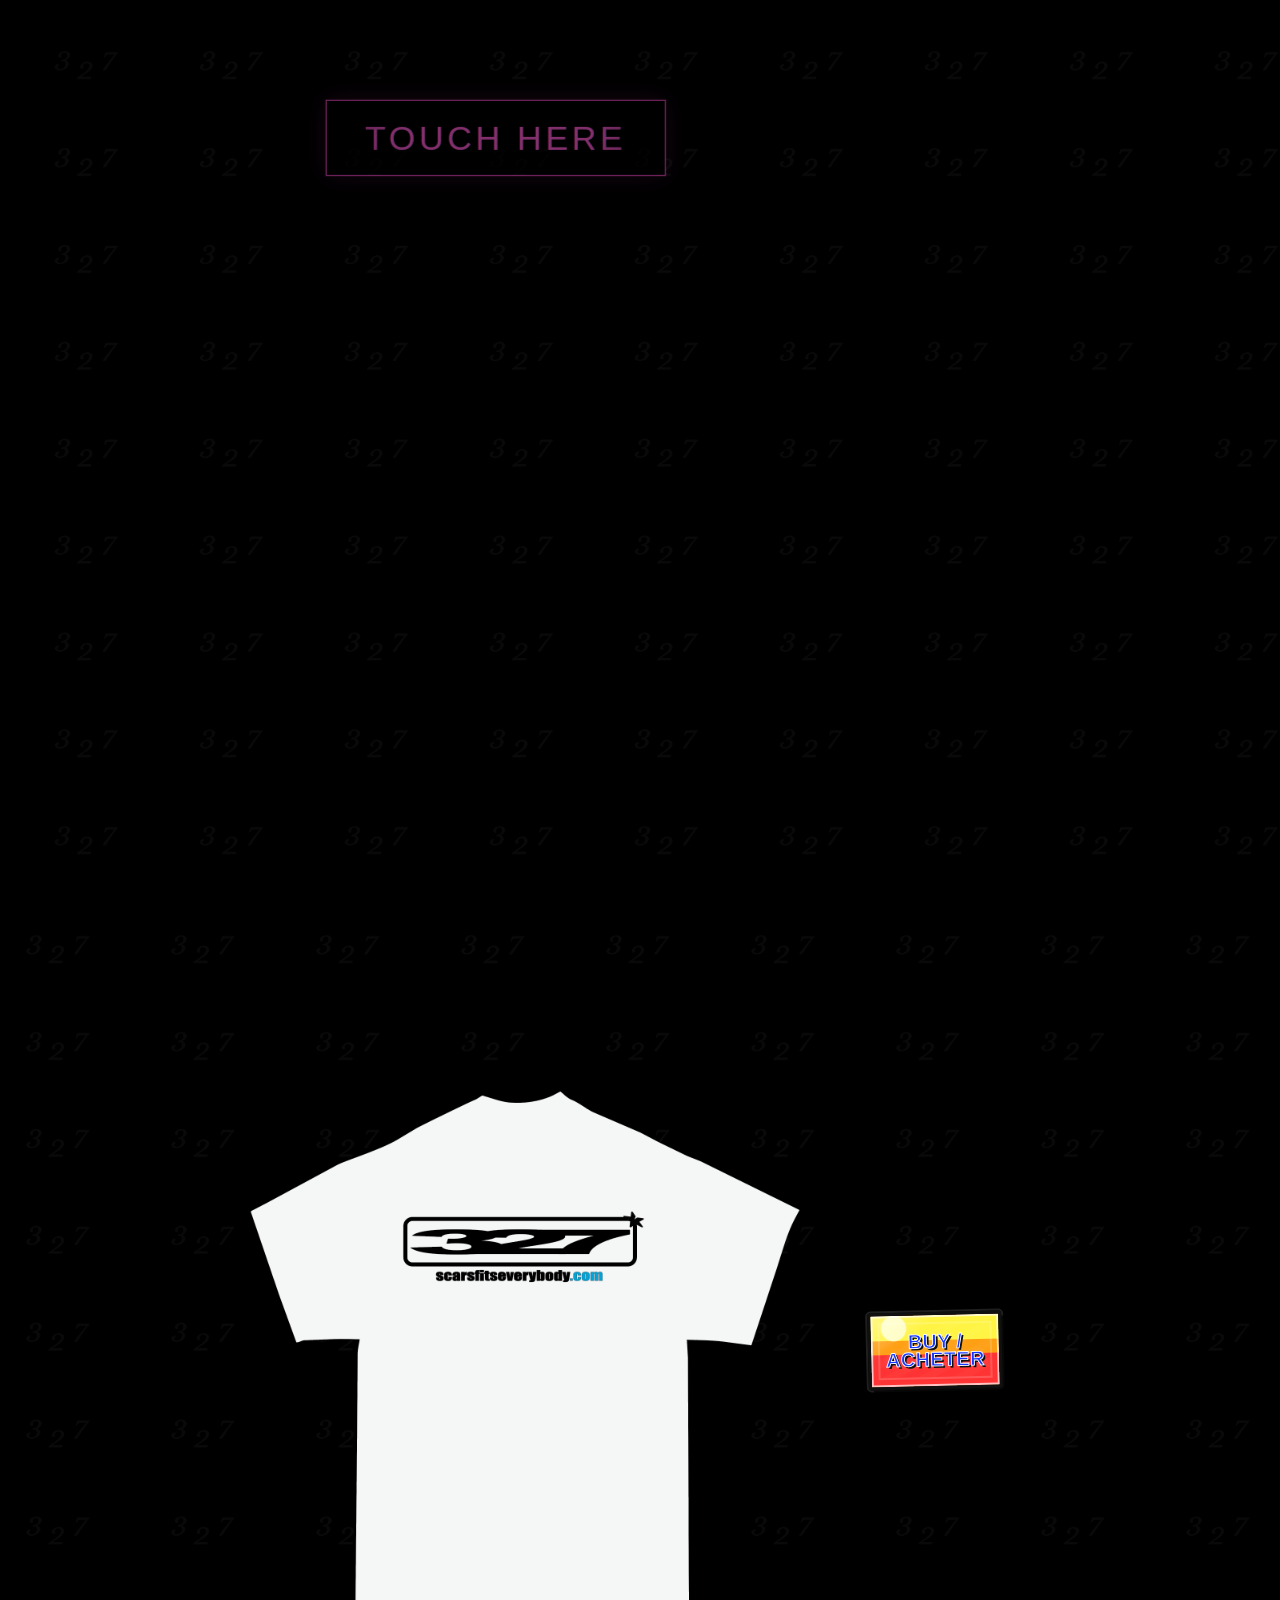
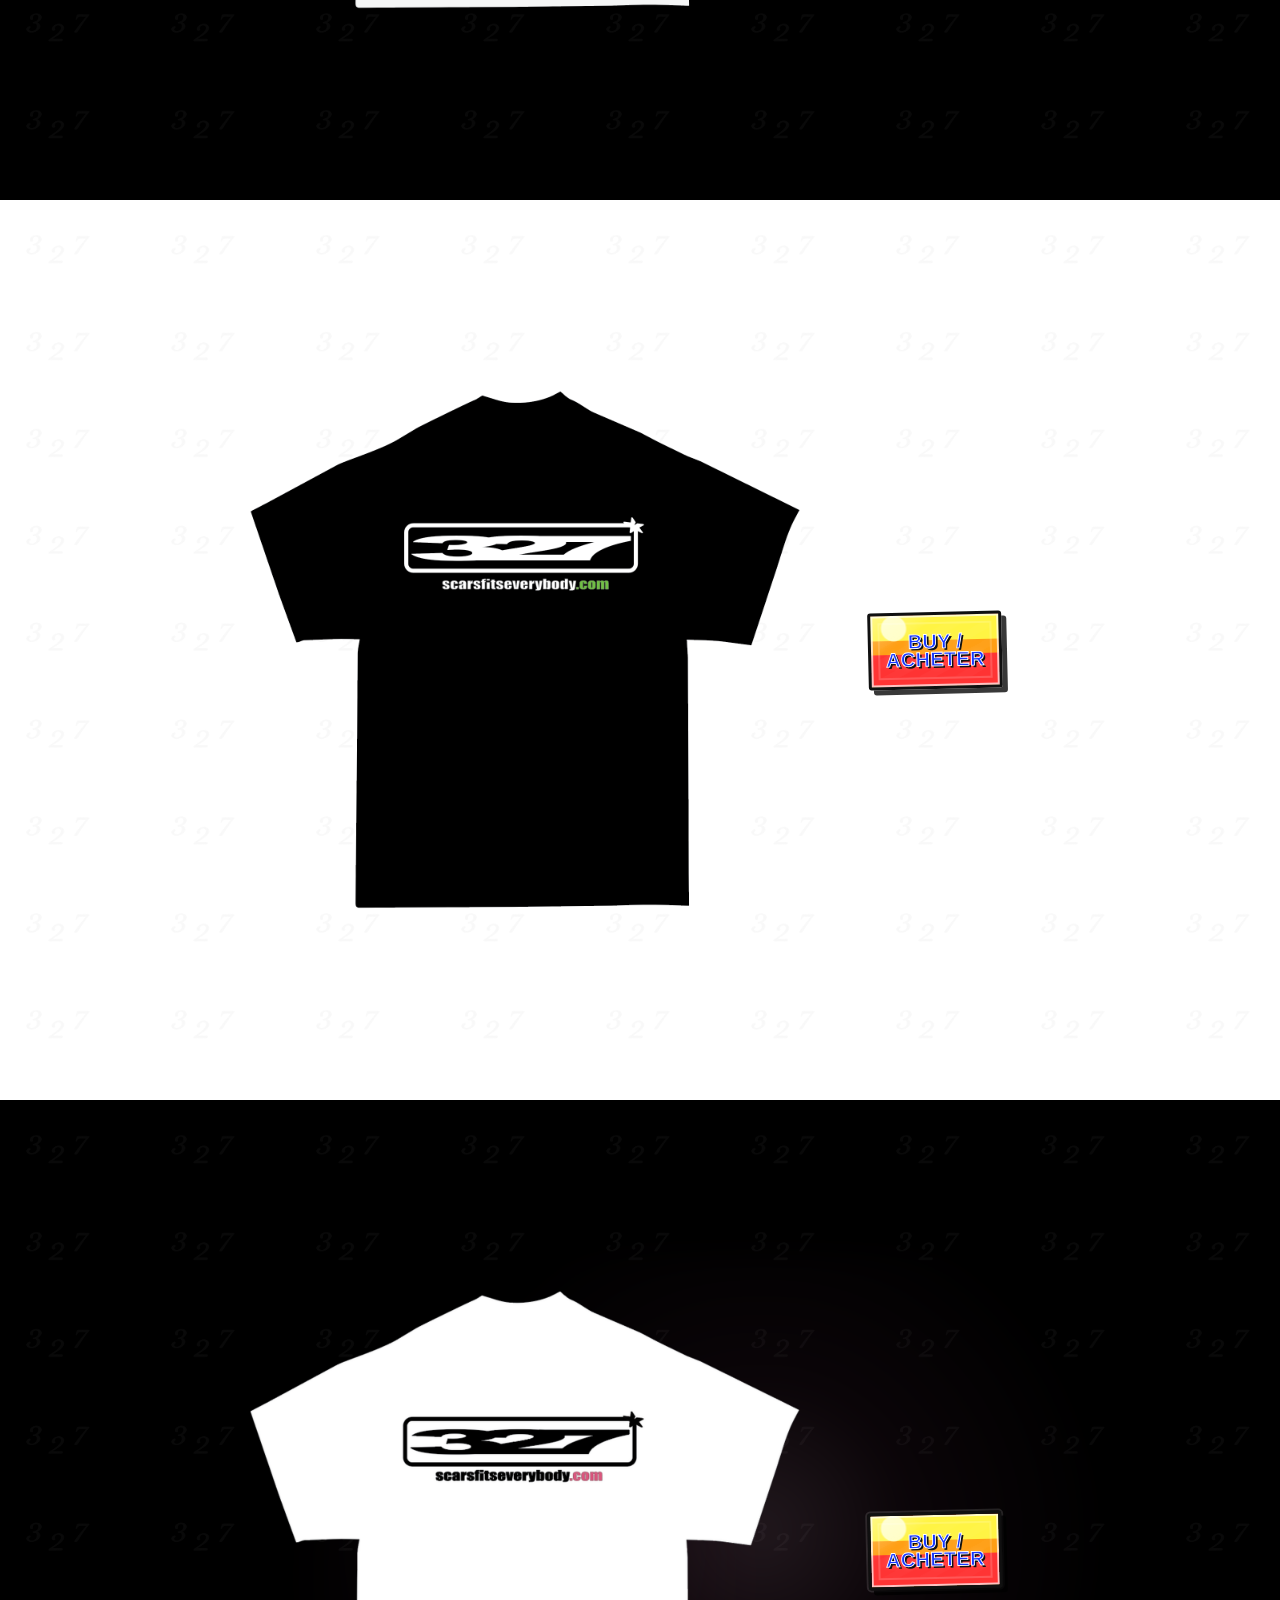
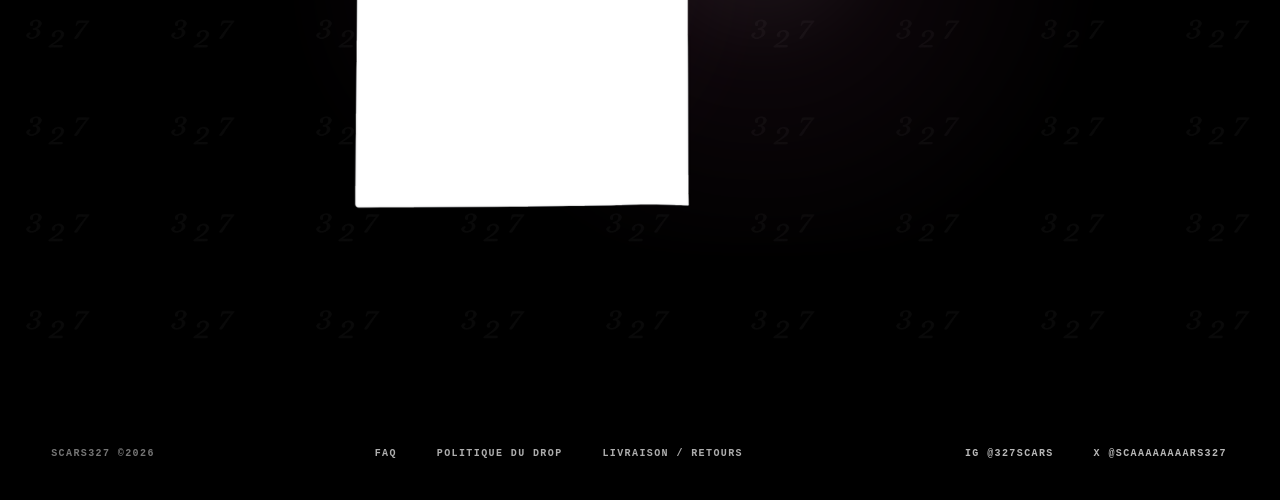
<file: index.html>
<!DOCTYPE html>
<html lang="fr">
<head>
  <meta charset="UTF-8" />
  <meta name="viewport" content="width=device-width, initial-scale=1.0, viewport-fit=cover" />
  <title>SCARS327</title>
  <meta name="description" content="Site officiel de SCARS327. PACHAVE PAS ! ig: @SCARS327" />

  <link rel="canonical" href="https://scarsfitseverybody.com/" />
  <meta property="og:site_name" content="SCARS327" />
  <meta property="og:title" content="SCARS327" />
  <meta property="og:description" content="Site officiel de SCARS327. PACHAVE PAS ! ig: @SCARS327" />
  <meta property="og:type" content="website" />
  <meta property="og:url" content="https://scarsfitseverybody.com/" />
  <meta property="og:image" content="https://scarsfitseverybody.com/assets/scars327-google-preview-v136.png" />
  <meta property="og:image:alt" content="SCARS327 t-shirt" />
  <meta name="twitter:card" content="summary_large_image" />
  <meta name="twitter:title" content="SCARS327" />
  <meta name="twitter:description" content="Site officiel de SCARS327. PACHAVE PAS ! ig: @SCARS327" />
  <meta name="twitter:image" content="https://scarsfitseverybody.com/assets/scars327-google-preview-v136.png" />
  <meta name="theme-color" content="#000000" />
  <meta name="application-name" content="SCARS327" />
  <meta name="apple-mobile-web-app-title" content="SCARS327" />
  <link rel="manifest" href="manifest.webmanifest" />
  <link rel="icon" href="/favicon.ico" sizes="any" />
  <link rel="shortcut icon" href="/favicon.ico" />
  <link rel="icon" type="image/png" sizes="32x32" href="/assets/favicon-32.png" />
  <link rel="icon" type="image/png" sizes="48x48" href="/favicon-48.png" />
  <link rel="icon" type="image/png" sizes="96x96" href="/favicon-96.png" />
  <link rel="icon" type="image/png" sizes="192x192" href="/favicon-192.png" />
  <link rel="apple-touch-icon" href="/apple-touch-icon.png" />
<script type="application/ld+json">{"@context":"https://schema.org","@graph":[{"@type":"Organization","@id":"https://scarsfitseverybody.com/#organization","name":"SCARS327","alternateName":["SCARS 327","SCARS FITS EVERYBODY"],"url":"https://scarsfitseverybody.com/","logo":{"@type":"ImageObject","url":"https://scarsfitseverybody.com/assets/scars327-google-preview-v136.png","contentUrl":"https://scarsfitseverybody.com/assets/scars327-google-preview-v136.png"},"image":"https://scarsfitseverybody.com/assets/scars327-google-preview-v136.png","sameAs":["https://www.instagram.com/327scars","https://x.com/scaaaaaaaars327"]},{"@type":"WebSite","@id":"https://scarsfitseverybody.com/#website","url":"https://scarsfitseverybody.com/","name":"SCARS327","alternateName":"SCARS 327","description":"Site officiel de SCARS327. PACHAVE PAS ! ig: @SCARS327","publisher":{"@id":"https://scarsfitseverybody.com/#organization"},"inLanguage":"fr-FR"},{"@type":"WebPage","@id":"https://scarsfitseverybody.com/#webpage","url":"https://scarsfitseverybody.com/","name":"SCARS327","description":"Site officiel de SCARS327. PACHAVE PAS ! ig: @SCARS327","isPartOf":{"@id":"https://scarsfitseverybody.com/#website"},"about":{"@id":"https://scarsfitseverybody.com/#organization"},"publisher":{"@id":"https://scarsfitseverybody.com/#organization"},"primaryImageOfPage":{"@type":"ImageObject","url":"https://scarsfitseverybody.com/assets/scars327-google-preview-v136.png"},"inLanguage":"fr-FR"},{"@type":"BreadcrumbList","@id":"https://scarsfitseverybody.com/#breadcrumb","itemListElement":[{"@type":"ListItem","position":1,"name":"SCARS327","item":"https://scarsfitseverybody.com/"},{"@type":"ListItem","position":2,"name":"Accueil","item":"https://scarsfitseverybody.com/"}]}]}</script>
  <link rel="preload" as="image" href="assets/site-logo.png" />
  <link rel="preload" as="image" href="assets/hero-pachave.jpg" />

  <link rel="preload" as="image" href="assets/gold-logo-327.png" />
  <link rel="preload" as="image" href="assets/monogram-dark.png" />
  <link rel="preload" as="image" href="assets/black-shirt-front-v55.png" />
  <link rel="preload" as="image" href="assets/black-shirt-back-v55.png" />
  <link rel="preload" as="image" href="assets/white-shirt-front-v55.png" />
  <link rel="preload" as="image" href="assets/pink-shirt-front-v55.png" />
  <link rel="stylesheet" href="style.css?v=220" />
  <script src="tracking.js?v=183" defer></script>
  <script src="marks.js?v=184" defer></script>
</head>
<body class="has-site-header">
  <header class="site-header" aria-label="SCARS327">
    <a href="index.html?shop=1" class="site-header__logo" aria-label="SCARS327">
      <img src="assets/logo-scars327-neon-detoure.png" alt="SCARS327" decoding="async" loading="eager" width="220" height="60" />
    </a>
    <div class="site-header__actions">
      <button type="button" class="site-header__action" id="headerCartButton" aria-label="Panier / Cart">
        <svg viewBox="0 0 24 24" aria-hidden="true">
          <path d="M3 4h2l2.4 12.2a2 2 0 0 0 2 1.6h7.4a2 2 0 0 0 2-1.6L21 8H6" />
          <circle cx="10" cy="20" r="1.4" />
          <circle cx="17" cy="20" r="1.4" />
        </svg>
      </button>
      <button type="button" class="site-header__action" id="headerAccountButton" aria-label="Compte / Account">
        <svg viewBox="0 0 24 24" aria-hidden="true">
          <circle cx="12" cy="8" r="3.4" />
          <path d="M5 20c0-3.6 3.1-6.4 7-6.4s7 2.8 7 6.4" />
        </svg>
      </button>
    </div>
  </header>
  <div class="site-header__toast" id="headerToast" role="status" aria-live="polite"></div>
  <script>
  (function () {
    const toast = document.getElementById('headerToast');
    let hideTimer = null;
    function showToast(msg) {
      if (!toast) return;
      toast.textContent = msg;
      toast.classList.add('is-visible');
      if (hideTimer) clearTimeout(hideTimer);
      hideTimer = setTimeout(() => toast.classList.remove('is-visible'), 2200);
    }
    const cartBtn = document.getElementById('headerCartButton');
    const accountBtn = document.getElementById('headerAccountButton');
    if (cartBtn) cartBtn.addEventListener('click', () => showToast('PANIER VIDE — DROP LOCKED / EMPTY CART'));
    if (accountBtn) accountBtn.addEventListener('click', () => showToast('COMPTE — ACCÈS BIENTÔT / ACCOUNT SOON'));
  })();
  </script>

  <div class="access-screen" id="accessScreen" aria-live="polite">
    <button class="touch-box" id="touchBox" type="button" aria-label="Démarrer l’accès boutique">
      <span class="touch-box__inner">TOUCH HERE</span>
    </button>

    <div class="login-panel" id="loginPanel" aria-label="Accès boutique" aria-hidden="true">
      <div class="login-row">
        <span class="login-label">identifiant :</span>
        <div class="login-input" id="identifierField">
          <span class="field-value" id="identifierText"></span><span class="typing-caret" aria-hidden="true"></span>
        </div>
      </div>

      <div class="login-row">
        <span class="login-label">mot de passe :</span>
        <div class="login-input" id="passwordField">
          <span class="field-value" id="passwordText"></span><span class="typing-caret" aria-hidden="true"></span>
        </div>
      </div>

      <button class="shop-open-button" id="shopButton" type="button">open my shop</button>

      <div class="server-loading" id="serverLoading" aria-hidden="true">
        <div class="server-spinner" aria-hidden="true"></div>
        <p class="server-text">CONNEXION AU SERVEUR 327</p>
      </div>
    </div>

    <div class="fake-cursor" id="fakeCursor" aria-hidden="true"></div>
  </div>

  <div class="intro" aria-hidden="true">
    <img src="assets/site-logo.png" alt="" class="intro-logo"  decoding="async"  loading="eager"  fetchpriority="high"  width="1536"  height="1024"  srcset="assets/site-logo-mobile-v136.webp 760w, assets/site-logo.png 1536w" sizes="(max-width: 700px) 70vw, 45vw" />
  </div>

  <main>
    <div class="site-guide" aria-hidden="true">scroll pour explorer</div>
    <p class="sr-only">SCARS 327 — PACHAVE PAS. Boutique bientôt disponible.</p>
    <section class="page page-home" aria-label="Accueil Scars 327">
      <section class="hero">
        <img src="assets/hero-pachave.jpg" alt="327 PACHAVE PAS!" class="hero-logo"  decoding="async"  loading="lazy"  width="1576"  height="992"  srcset="assets/hero-pachave-mobile-v136.webp 760w, assets/hero-pachave.jpg 1576w" sizes="(max-width: 700px) 70vw, 45vw" />
</section>

      <section class="bottom-left" aria-label="Slogan Scars Fits Everybody">
        <img src="assets/scars-fits-clean.png" alt="SCARS FITS EVERYBODY" class="scars-logo"  decoding="async"  loading="lazy"  width="475"  height="205"  srcset="assets/scars-fits-clean-mobile-v136.webp 760w, assets/scars-fits-clean.png 475w" sizes="(max-width: 700px) 70vw, 45vw" />
      </section>

      <a class="archive-link" href="archive.html">327's archives</a>

      <p class="bottom-right">BOUTIQUE BIENTÔT DISPO...</p>
    </section>

    <section class="page product-page product-page-white" aria-label="T-shirt blanc Scars 327" id="white-shirt">
      <div class="product-card js-flip-card" role="button" tabindex="0" aria-label="T-shirt blanc avant et dos — touche pour retourner">
        <img src="assets/white-shirt-front-v55.png" alt="T-shirt blanc Scars 327 devant" class="product-shirt product-front product-white"  decoding="async"  loading="lazy"  width="1400"  height="1320"  srcset="assets/white-shirt-front-v55.png 1400w" sizes="(max-width: 700px) 92vw, 60vw" />
        <img src="assets/white-shirt-back-v55.png" alt="T-shirt blanc Scars 327 dos" class="product-shirt product-back product-white-back"  decoding="async"  loading="lazy"  width="1400"  height="1320"  srcset="assets/white-shirt-back-v55.png 1400w" sizes="(max-width: 700px) 92vw, 60vw" />
        <span class="tap-flip-hint">TAP TO FLIP / TOUCHE POUR RETOURNER</span>
      </div>
      <a class="buy-card" href="story.html?item=white" aria-label="Ouvrir l'histoire du t-shirt blanc"><strong>BUY / ACHETER</strong></a>
    </section>

    <section class="page product-page product-page-black" aria-label="T-shirt noir Scars 327" id="black-shirt">
      <div class="product-card js-flip-card" role="button" tabindex="0" aria-label="T-shirt noir avant et dos — touche pour retourner">
        <img src="assets/black-shirt-front-v55.png" alt="T-shirt noir Scars 327 devant" class="product-shirt product-front product-black"  decoding="async"  loading="lazy"  width="1400"  height="1320"  srcset="assets/black-shirt-front-v55.png 1400w" sizes="(max-width: 700px) 92vw, 60vw" />
        <img src="assets/black-shirt-back-v55.png" alt="T-shirt noir Scars 327 dos" class="product-shirt product-back product-black-back"  decoding="async"  loading="lazy"  width="1400"  height="1320"  srcset="assets/black-shirt-back-v55.png 1400w" sizes="(max-width: 700px) 92vw, 60vw" />
        <span class="tap-flip-hint">TAP TO FLIP / TOUCHE POUR RETOURNER</span>
      </div>
      <a class="buy-card buy-card-dark" href="story.html?item=black" aria-label="Ouvrir l'histoire du t-shirt noir"><strong>BUY / ACHETER</strong></a>
    </section>

    <section class="page product-page product-page-pink" aria-label="T-shirt rose Scars 327" id="pink-shirt">
      <div class="pink-glow" aria-hidden="true"></div>
      <div class="product-card js-flip-card" role="button" tabindex="0" aria-label="T-shirt rose avant et dos — touche pour retourner">
        <img src="assets/pink-shirt-front-v55.png" alt="T-shirt rose Scars 327 devant" class="product-shirt product-front product-pink"  decoding="async"  loading="lazy"  width="1400"  height="1320"  srcset="assets/pink-shirt-front-v55.png 1400w" sizes="(max-width: 700px) 92vw, 60vw" />
        <img src="assets/pink-shirt-back-v55.png" alt="T-shirt rose Scars 327 dos version noire" class="product-shirt product-back product-pink-back"  decoding="async"  loading="lazy"  width="1400"  height="1320"  srcset="assets/pink-shirt-back-v55.png 1400w" sizes="(max-width: 700px) 92vw, 60vw" />
        <span class="tap-flip-hint">TAP TO FLIP / TOUCHE POUR RETOURNER</span>
      </div>
      <a class="buy-card" href="story.html?item=pink" aria-label="Ouvrir l'histoire du t-shirt rose"><strong>BUY / ACHETER</strong></a>
    </section>
</main>

  <footer class="site-footer site-footer-v142" aria-label="SCARS 327 footer">
    <span>SCARS327 ©2026</span>
    <nav class="site-footer-links" aria-label="Liens utiles">
      <a href="faq.html">FAQ</a>
      <a href="drop-policy.html">POLITIQUE DU DROP</a>
      <a href="shipping-returns.html">LIVRAISON / RETOURS</a>
    </nav>
    <nav class="footer-socials" aria-label="Réseaux SCARS327">
      <a href="https://www.instagram.com/327scars?igsh=MW13dHhydmlmdnVoeQ%3D%3D&utm_source=qr" target="_blank" rel="noopener noreferrer">IG @327SCARS</a>
      <a href="https://x.com/scaaaaaaaars327?s=11" target="_blank" rel="noopener noreferrer">X @SCAAAAAAAARS327</a>
    </nav>
  </footer>

  <div class="stay-overlay" id="stayOverlay" aria-hidden="true">
    <div class="stay-card stay-card-wasted" id="wastedOverlay">
      <div class="wasted-band">
        <h2 class="wasted-title">32,7 secondes</h2>
      </div>
      <p class="wasted-subtitle">you ain’t supposed to be posted here this long... / ça y est nachave...</p>
      <div class="stay-actions">
        <button class="stay-button continue-button" type="button" id="continueButton">continue / continuer</button>
        <button class="stay-button quit-button" type="button" id="quitButton">quit / quitter</button>
      </div>
    </div>

    <div class="stay-card stay-card-shop" id="shopOverOverlay">
      <h2 class="shop-over-title">SHOP OVER</h2>
      <p class="shop-over-message">le site a besoin de se cicatriser / the site needs time to heal its scars</p>
      <p class="shop-countdown" id="shopCountdown">15</p>
      <p class="shop-over-rule">’cause of the 32,7 second rule / à cause de la règle des 32,7 secondes</p>
    </div>
  </div>

  <script src="script.js?v=184"></script>

  <script>
    (function(){
      const cards = document.querySelectorAll('.buy-card');
      const playBuyBlip = () => {
        try {
          const Ctx = window.AudioContext || window.webkitAudioContext;
          if (!Ctx) return;
          const ctx = new Ctx();
          const now = ctx.currentTime;
          const osc = ctx.createOscillator();
          const gain = ctx.createGain();
          osc.type = 'square';
          osc.frequency.setValueAtTime(720, now);
          osc.frequency.exponentialRampToValueAtTime(980, now + 0.08);
          gain.gain.setValueAtTime(0.0001, now);
          gain.gain.exponentialRampToValueAtTime(0.13, now + 0.01);
          gain.gain.exponentialRampToValueAtTime(0.0001, now + 0.12);
          osc.connect(gain);
          gain.connect(ctx.destination);
          osc.start(now);
          osc.stop(now + 0.16);
          setTimeout(() => { try { ctx.close(); } catch(e) {} }, 180);
        } catch (e) {}
      };
      const attachBuyCardSound = (link) => {
        link.addEventListener('click', (event) => {
          if (event.metaKey || event.ctrlKey || event.shiftKey || event.altKey || event.button !== 0) return;
          event.preventDefault();
          const href = link.getAttribute('href');
          playBuyBlip();
          setTimeout(() => { window.location.href = href; }, 110);
        });
      };
      cards.forEach(attachBuyCardSound);
    })();
  </script>
</body>
</html>
</file>
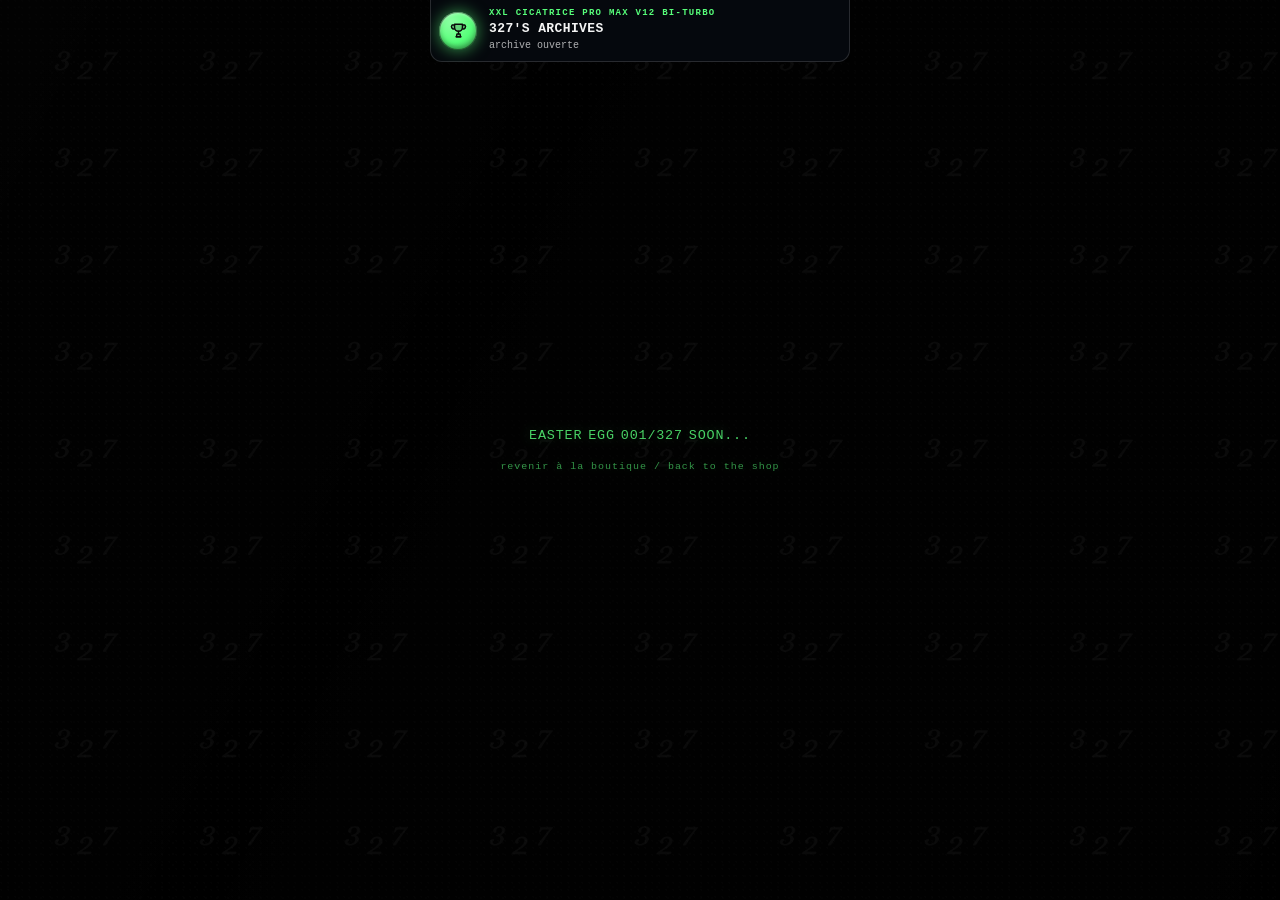
<file: archive.html>
<!DOCTYPE html>
<html lang="fr">
<head>
  <meta charset="UTF-8" />
  <meta name="viewport" content="width=device-width, initial-scale=1.0, viewport-fit=cover" />
  <title>SCARS327 — Archives</title>
  <meta name="description" content="Archives secrètes SCARS327 : easter eggs, univers rétro gaming et détails cachés." />

  <link rel="canonical" href="https://scarsfitseverybody.com/archive.html" />
  <meta property="og:site_name" content="SCARS327" />
  <meta property="og:title" content="SCARS327 — Archives" />
  <meta property="og:description" content="Archives secrètes SCARS327 : easter eggs, univers rétro gaming et détails cachés." />
  <meta property="og:type" content="website" />
  <meta property="og:url" content="https://scarsfitseverybody.com/archive.html" />
  <meta property="og:image" content="https://scarsfitseverybody.com/assets/scars327-google-preview-v136.png" />
  <meta property="og:image:alt" content="SCARS327 t-shirt" />
  <meta name="twitter:card" content="summary_large_image" />
  <meta name="twitter:title" content="SCARS327 — Archives" />
  <meta name="twitter:description" content="Archives secrètes SCARS327 : easter eggs, univers rétro gaming et détails cachés." />
  <meta name="twitter:image" content="https://scarsfitseverybody.com/assets/scars327-google-preview-v136.png" />
  <meta name="theme-color" content="#000000" />
  <meta name="application-name" content="SCARS327" />
  <meta name="apple-mobile-web-app-title" content="SCARS327" />
  <link rel="manifest" href="manifest.webmanifest" />
  <link rel="icon" href="/favicon.ico" sizes="any" />
  <link rel="shortcut icon" href="/favicon.ico" />
  <link rel="icon" type="image/png" sizes="32x32" href="/assets/favicon-32.png" />
  <link rel="icon" type="image/png" sizes="48x48" href="/favicon-48.png" />
  <link rel="icon" type="image/png" sizes="96x96" href="/favicon-96.png" />
  <link rel="icon" type="image/png" sizes="192x192" href="/favicon-192.png" />
  <link rel="apple-touch-icon" href="/apple-touch-icon.png" />
<link rel="preload" as="image" href="assets/gold-logo-327.png" />
  <link rel="preload" as="image" href="assets/monogram-dark.png" />
  <link rel="preload" as="image" href="assets/black-shirt-front-v55.png" />
  <link rel="preload" as="image" href="assets/black-shirt-back-v55.png" />
  <link rel="preload" as="image" href="assets/white-shirt-front-v55.png" />
  <link rel="preload" as="image" href="assets/pink-shirt-front-v55.png" />
  <link rel="stylesheet" href="style.css?v=220" />
  <script type="application/ld+json">{"@context":"https://schema.org","@graph":[{"@type":"Organization","@id":"https://scarsfitseverybody.com/#organization","name":"SCARS327","alternateName":["SCARS 327","SCARS FITS EVERYBODY"],"url":"https://scarsfitseverybody.com/","logo":{"@type":"ImageObject","url":"https://scarsfitseverybody.com/assets/scars327-google-preview-v136.png","contentUrl":"https://scarsfitseverybody.com/assets/scars327-google-preview-v136.png"},"image":"https://scarsfitseverybody.com/assets/scars327-google-preview-v136.png","sameAs":["https://www.instagram.com/327scars","https://x.com/scaaaaaaaars327"]},{"@type":"WebSite","@id":"https://scarsfitseverybody.com/#website","url":"https://scarsfitseverybody.com/","name":"SCARS327","alternateName":"SCARS 327","description":"Site officiel de SCARS327. PACHAVE PAS ! ig: @SCARS327","publisher":{"@id":"https://scarsfitseverybody.com/#organization"},"inLanguage":"fr-FR"},{"@type":"WebPage","@id":"https://scarsfitseverybody.com/archive.html#webpage","url":"https://scarsfitseverybody.com/archive.html","name":"SCARS327 — Archives","description":"Archives secrètes SCARS327 : easter eggs, univers rétro gaming et détails cachés.","isPartOf":{"@id":"https://scarsfitseverybody.com/#website"},"about":{"@id":"https://scarsfitseverybody.com/#organization"},"publisher":{"@id":"https://scarsfitseverybody.com/#organization"},"primaryImageOfPage":{"@type":"ImageObject","url":"https://scarsfitseverybody.com/assets/scars327-google-preview-v136.png"},"inLanguage":"fr-FR"},{"@type":"BreadcrumbList","@id":"https://scarsfitseverybody.com/archive.html#breadcrumb","itemListElement":[{"@type":"ListItem","position":1,"name":"SCARS327","item":"https://scarsfitseverybody.com/"},{"@type":"ListItem","position":2,"name":"Archives","item":"https://scarsfitseverybody.com/archive.html"}]}]}</script>
  <script src="tracking.js?v=183" defer></script>
  <script src="marks.js?v=184" defer></script>
</head>
<body class="archive-body">
  <main class="archive-page">
    <section class="archive-center" aria-label="327 archives">
      <p class="archive-code">EASTER EGG 001/327 soon...</p>
      <a class="archive-back" href="index.html?shop=1">revenir à la boutique / back to the shop</a>
    </section>
  </main>
<script>
/* v101 — polished guide/helpers behavior */
(function () {
  const body = document.body;
  const guide = document.querySelector('.site-guide');

  function hideGuide() {
    sessionStorage.setItem('scars327_scrollGuideDismissed', '1');
    body.classList.add('site-guide-dismissed');
    body.classList.remove('site-guide-countdown');
    if (guide) guide.classList.add('is-hidden');
  }

  if (sessionStorage.getItem('scars327_scrollGuideDismissed') === '1') {
    body.classList.add('site-guide-dismissed');
    if (guide) guide.classList.add('is-hidden');
  } else if (guide) {
    let armed = false;
    const baseY = window.scrollY || document.documentElement.scrollTop || 0;
    const onRealScroll = () => {
      const currentY = window.scrollY || document.documentElement.scrollTop || 0;
      if (armed || Math.abs(currentY - baseY) < 8) return;
      armed = true;
      body.classList.add('site-guide-countdown');
      setTimeout(hideGuide, 5000);
      window.removeEventListener('scroll', onRealScroll);
    };
    window.addEventListener('scroll', onRealScroll, { passive: true });
  }

  const markFlipUsed = () => body.classList.add('has-flipped-shirt');
  document.querySelectorAll('.product-card').forEach((card) => {
    card.addEventListener('click', markFlipUsed, { passive: true });
    card.addEventListener('touchstart', markFlipUsed, { passive: true });
  });

  const markViewerUsed = () => body.classList.add('has-used-viewer');
  const viewer = document.getElementById('shirtViewer');
  if (viewer) {
    ['pointerdown', 'touchstart', 'mousedown'].forEach((eventName) => {
      viewer.addEventListener(eventName, markViewerUsed, { passive: true });
    });
  }
  document.querySelectorAll('.viewer-mode-button').forEach((button) => {
    button.addEventListener('click', markViewerUsed, { passive: true });
  });
})();
</script>
<script>
(function () {
  function unlockArchivesMark() {
    if (window.SCARS327Marks) window.SCARS327Marks.unlock('archives');
  }
  if (document.readyState === 'loading') {
    document.addEventListener('DOMContentLoaded', unlockArchivesMark);
  } else {
    unlockArchivesMark();
  }
})();
</script>
</body>
</html>
</file>
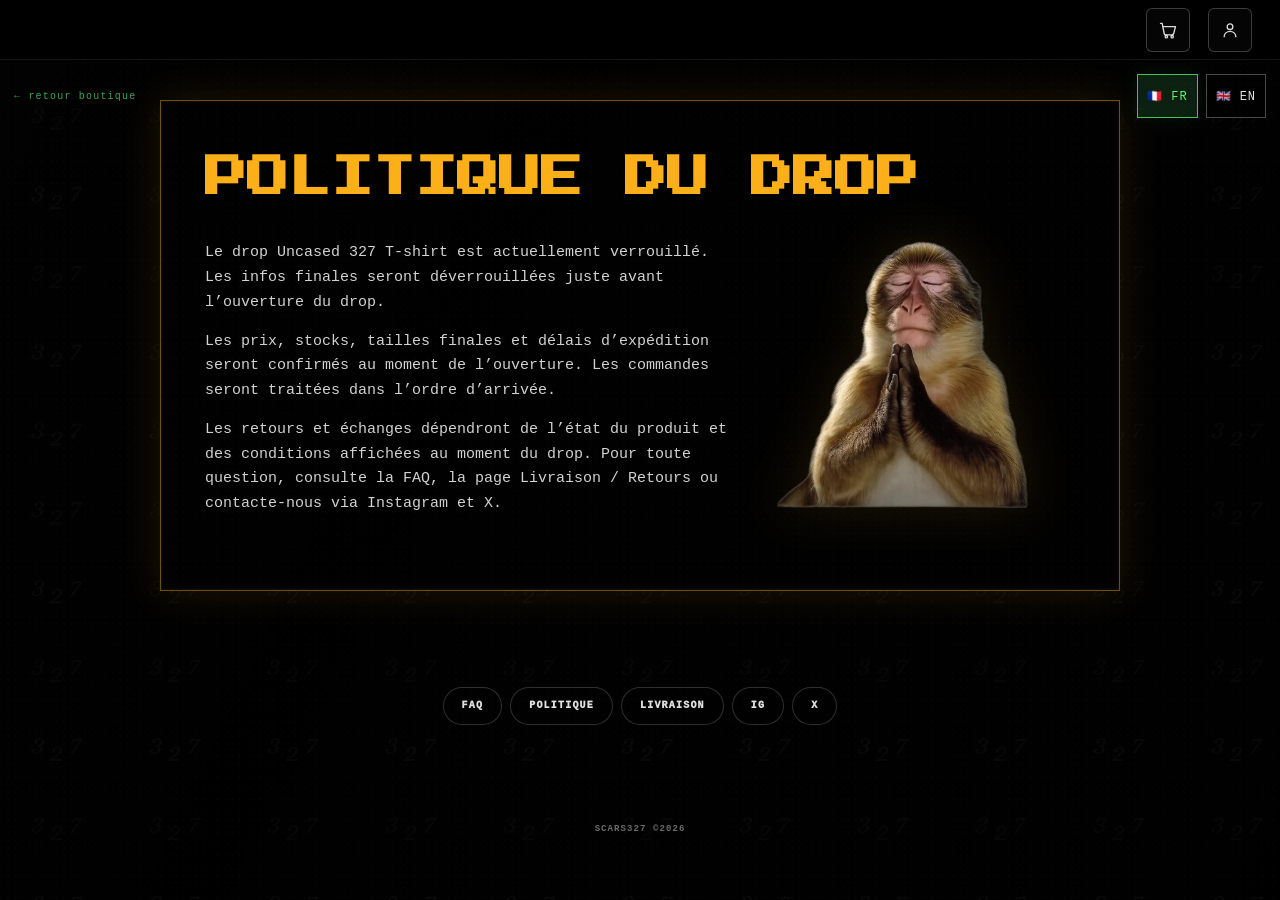
<file: drop-policy.html>
<!DOCTYPE html>
<html lang="fr">
<head>
  <meta charset="UTF-8" />
  <meta name="viewport" content="width=device-width, initial-scale=1.0, viewport-fit=cover" />
  <title>SCARS327 — Drop Policy</title>
  <meta name="description" content="Politique de drop SCARS327 : informations sur les sorties, commandes et disponibilité." />
  <meta property="og:site_name" content="SCARS327" />
  <meta property="og:title" content="SCARS327 — Drop Policy" />
  <meta property="og:description" content="Politique de drop SCARS327 : informations sur les sorties, commandes et disponibilité." />
  <meta property="og:image" content="https://scarsfitseverybody.com/assets/scars327-google-preview-v136.png" />
  <meta name="twitter:card" content="summary_large_image" />
  <meta name="twitter:image" content="https://scarsfitseverybody.com/assets/scars327-google-preview-v136.png" />
    <meta property="og:type" content="website" />
    <meta property="og:url" content="https://scarsfitseverybody.com/drop-policy.html" />
    <meta property="og:image:alt" content="SCARS327 t-shirt" />
    <meta name="twitter:title" content="SCARS327 — Drop Policy" />
    <meta name="twitter:description" content="Politique de drop SCARS327 : informations sur les sorties, commandes et disponibilité." />
  <meta name="theme-color" content="#000000" />
  <meta name="application-name" content="SCARS327" />
  <meta name="apple-mobile-web-app-title" content="SCARS327" />
  <link rel="manifest" href="manifest.webmanifest" />
  <link rel="icon" href="/favicon.ico" sizes="any" />
  <link rel="shortcut icon" href="/favicon.ico" />
  <link rel="icon" type="image/png" sizes="32x32" href="/assets/favicon-32.png" />
  <link rel="icon" type="image/png" sizes="48x48" href="/favicon-48.png" />
  <link rel="icon" type="image/png" sizes="96x96" href="/favicon-96.png" />
  <link rel="icon" type="image/png" sizes="192x192" href="/favicon-192.png" />
  <link rel="apple-touch-icon" href="/apple-touch-icon.png" />
<link rel="preload" as="image" href="assets/gold-logo-327.png" />
  <link rel="preload" as="image" href="assets/monogram-dark.png" />
  <link rel="preload" as="image" href="assets/black-shirt-front-v55.png" />
  <link rel="preload" as="image" href="assets/black-shirt-back-v55.png" />
  <link rel="preload" as="image" href="assets/white-shirt-front-v55.png" />
  <link rel="preload" as="image" href="assets/pink-shirt-front-v55.png" />
  <link rel="stylesheet" href="style.css?v=220" />
  <script type="application/ld+json">{"@context":"https://schema.org","@graph":[{"@type":"Organization","@id":"https://scarsfitseverybody.com/#organization","name":"SCARS327","alternateName":["SCARS 327","SCARS FITS EVERYBODY"],"url":"https://scarsfitseverybody.com/","logo":{"@type":"ImageObject","url":"https://scarsfitseverybody.com/assets/scars327-google-preview-v136.png","contentUrl":"https://scarsfitseverybody.com/assets/scars327-google-preview-v136.png"},"image":"https://scarsfitseverybody.com/assets/scars327-google-preview-v136.png","sameAs":["https://www.instagram.com/327scars","https://x.com/scaaaaaaaars327"]},{"@type":"WebSite","@id":"https://scarsfitseverybody.com/#website","url":"https://scarsfitseverybody.com/","name":"SCARS327","alternateName":"SCARS 327","description":"Site officiel de SCARS327. PACHAVE PAS ! ig: @SCARS327","publisher":{"@id":"https://scarsfitseverybody.com/#organization"},"inLanguage":"fr-FR"},{"@type":"WebPage","@id":"https://scarsfitseverybody.com/drop-policy.html#webpage","url":"https://scarsfitseverybody.com/drop-policy.html","name":"SCARS327 — Drop Policy","description":"Politique de drop SCARS327 : informations sur les sorties, commandes et disponibilité.","isPartOf":{"@id":"https://scarsfitseverybody.com/#website"},"about":{"@id":"https://scarsfitseverybody.com/#organization"},"publisher":{"@id":"https://scarsfitseverybody.com/#organization"},"primaryImageOfPage":{"@type":"ImageObject","url":"https://scarsfitseverybody.com/assets/scars327-google-preview-v136.png"},"inLanguage":"fr-FR"},{"@type":"BreadcrumbList","@id":"https://scarsfitseverybody.com/drop-policy.html#breadcrumb","itemListElement":[{"@type":"ListItem","position":1,"name":"SCARS327","item":"https://scarsfitseverybody.com/"},{"@type":"ListItem","position":2,"name":"Drop Policy","item":"https://scarsfitseverybody.com/drop-policy.html"}]}]}</script>
  <script src="tracking.js?v=183" defer></script>
  <script src="marks.js?v=184" defer></script>
</head>
<body class="policy-body simple-info-body lang-fr has-site-header">
  <header class="site-header" aria-label="SCARS327">
    <a href="index.html?shop=1" class="site-header__logo" aria-label="SCARS327">
      <img src="assets/logo-scars327-neon-detoure.png" alt="SCARS327" decoding="async" loading="eager" width="220" height="60" />
    </a>
    <div class="site-header__actions">
      <button type="button" class="site-header__action" id="headerCartButton" aria-label="Panier / Cart">
        <svg viewBox="0 0 24 24" aria-hidden="true">
          <path d="M3 4h2l2.4 12.2a2 2 0 0 0 2 1.6h7.4a2 2 0 0 0 2-1.6L21 8H6" />
          <circle cx="10" cy="20" r="1.4" />
          <circle cx="17" cy="20" r="1.4" />
        </svg>
      </button>
      <button type="button" class="site-header__action" id="headerAccountButton" aria-label="Compte / Account">
        <svg viewBox="0 0 24 24" aria-hidden="true">
          <circle cx="12" cy="8" r="3.4" />
          <path d="M5 20c0-3.6 3.1-6.4 7-6.4s7 2.8 7 6.4" />
        </svg>
      </button>
    </div>
  </header>
  <div class="site-header__toast" id="headerToast" role="status" aria-live="polite"></div>
  <script>
  (function () {
    const toast = document.getElementById('headerToast');
    let hideTimer = null;
    function showToast(msg) {
      if (!toast) return;
      toast.textContent = msg;
      toast.classList.add('is-visible');
      if (hideTimer) clearTimeout(hideTimer);
      hideTimer = setTimeout(() => toast.classList.remove('is-visible'), 2200);
    }
    const cartBtn = document.getElementById('headerCartButton');
    const accountBtn = document.getElementById('headerAccountButton');
    if (cartBtn) cartBtn.addEventListener('click', () => showToast('PANIER VIDE — DROP LOCKED / EMPTY CART'));
    if (accountBtn) accountBtn.addEventListener('click', () => showToast('COMPTE — ACCÈS BIENTÔT / ACCOUNT SOON'));
  })();
  </script>

  <main class="policy-page">
    <a class="story-back" id="storyBack" href="index.html?shop=1"><span data-copy-fr>← retour boutique</span><span data-copy-en>← back to shop</span></a>

    <div class="language-switch simple-lang-switch" aria-label="Choisir la langue">
      <button class="lang-button is-active" type="button" data-simple-lang="fr">🇫🇷 FR</button>
      <button class="lang-button" type="button" data-simple-lang="en">🇬🇧 EN</button>
    </div>

    <section class="policy-card">
      <h1><span data-copy-fr>POLITIQUE DU DROP</span><span data-copy-en>DROP POLICY</span></h1>
      <div class="policy-grid policy-grid-monkey">
        <article class="policy-copy">
          <p data-copy-fr>Le drop Uncased 327 T-shirt est actuellement verrouillé. Les infos finales seront déverrouillées juste avant l’ouverture du drop.</p>
          <p data-copy-en>The Uncased 327 T-shirt drop is currently locked. Final information will be unlocked right before the drop opens.</p>

          <p data-copy-fr>Les prix, stocks, tailles finales et délais d’expédition seront confirmés au moment de l’ouverture. Les commandes seront traitées dans l’ordre d’arrivée.</p>
          <p data-copy-en>Prices, stock, final sizing and shipping timing will be confirmed when the drop opens. Orders will be processed in arrival order.</p>

          <p data-copy-fr>Les retours et échanges dépendront de l’état du produit et des conditions affichées au moment du drop. Pour toute question, consulte la FAQ, la page Livraison / Retours ou contacte-nous via Instagram et X.</p>
          <p data-copy-en>Returns and exchanges will depend on the product condition and the terms displayed when the drop opens. For any question, check the FAQ, the Shipping / Returns page, or contact us through Instagram and X.</p>
        </article>
        <aside class="policy-monkey-wrap">
          <img class="policy-monkey" src="assets/drop-policy-monkey-transparent.webp" alt="Singe en prière" />
        </aside>
      </div>
    </section>

    <div class="simple-bottom-actions simple-bottom-actions-single info-actions-v168">
      <a href="faq.html">FAQ</a>
      <a href="drop-policy.html"><span data-copy-fr>POLITIQUE</span><span data-copy-en>DROP POLICY</span></a>
      <a href="shipping-returns.html"><span data-copy-fr>LIVRAISON</span><span data-copy-en>SHIPPING</span></a>
      <a href="https://www.instagram.com/327scars?igsh=MW13dHhydmlmdnVoeQ%3D%3D&utm_source=qr" target="_blank" rel="noopener noreferrer">IG</a>
      <a href="https://x.com/scaaaaaaaars327?s=11" target="_blank" rel="noopener noreferrer">X</a>
    </div>

    <footer class="simple-info-footer simple-info-footer-v142">
      <span>SCARS327 ©2026</span>
    </footer>
  </main>

  <script>
    (function () {
      const params = new URLSearchParams(window.location.search);
      const validItems = ['white', 'black', 'pink'];
      const item = params.get('item');
      const backLink = document.getElementById('storyBack');

      /* Si on arrive ici depuis la fiche d'un starter (product.html transmet
         toujours item+lang, voir product.html renderCopy()/policyLink), le
         retour doit pointer vers ce starter précis plutôt que la boutique
         en général. Sans item dans l'URL (arrivée directe, depuis le menu du
         bas d'une autre page info, etc.), le lien garde son comportement
         d'origine vers la boutique. */
      if (backLink && item && validItems.indexOf(item) !== -1) {
        const backLang = params.get('lang') === 'en' ? 'en' : 'fr';
        backLink.href = `product.html?item=${item}&lang=${backLang}`;
        backLink.innerHTML = '<span data-copy-fr>← revenir au starter choisi</span><span data-copy-en>← back to your chosen starter</span>';
      }

      const buttons = document.querySelectorAll('[data-simple-lang]');
      const body = document.body;
      function setLang(lang) {
        const next = lang === 'en' ? 'en' : 'fr';
        body.classList.toggle('lang-en', next === 'en');
        body.classList.toggle('lang-fr', next === 'fr');
        document.documentElement.lang = next;
        buttons.forEach((button) => button.classList.toggle('is-active', button.dataset.simpleLang === next));
        try { localStorage.setItem('scars327-info-lang', next); } catch (e) {}
      }
      buttons.forEach((button) => button.addEventListener('click', () => setLang(button.dataset.simpleLang)));

      /* La langue transmise dans l'URL (product.html/story.html) prime sur
         celle mémorisée localement, pour rester cohérente avec la langue
         déjà choisie plus tôt dans le parcours plutôt que de repartir sur
         le dernier réglage propre à cette page. */
      let saved = 'fr';
      const urlLang = params.get('lang');
      if (urlLang === 'en' || urlLang === 'fr') {
        saved = urlLang;
      } else {
        try { saved = localStorage.getItem('scars327-info-lang') || 'fr'; } catch (e) {}
      }
      setLang(saved);
    })();
  </script>
</body>
</html>
</file>
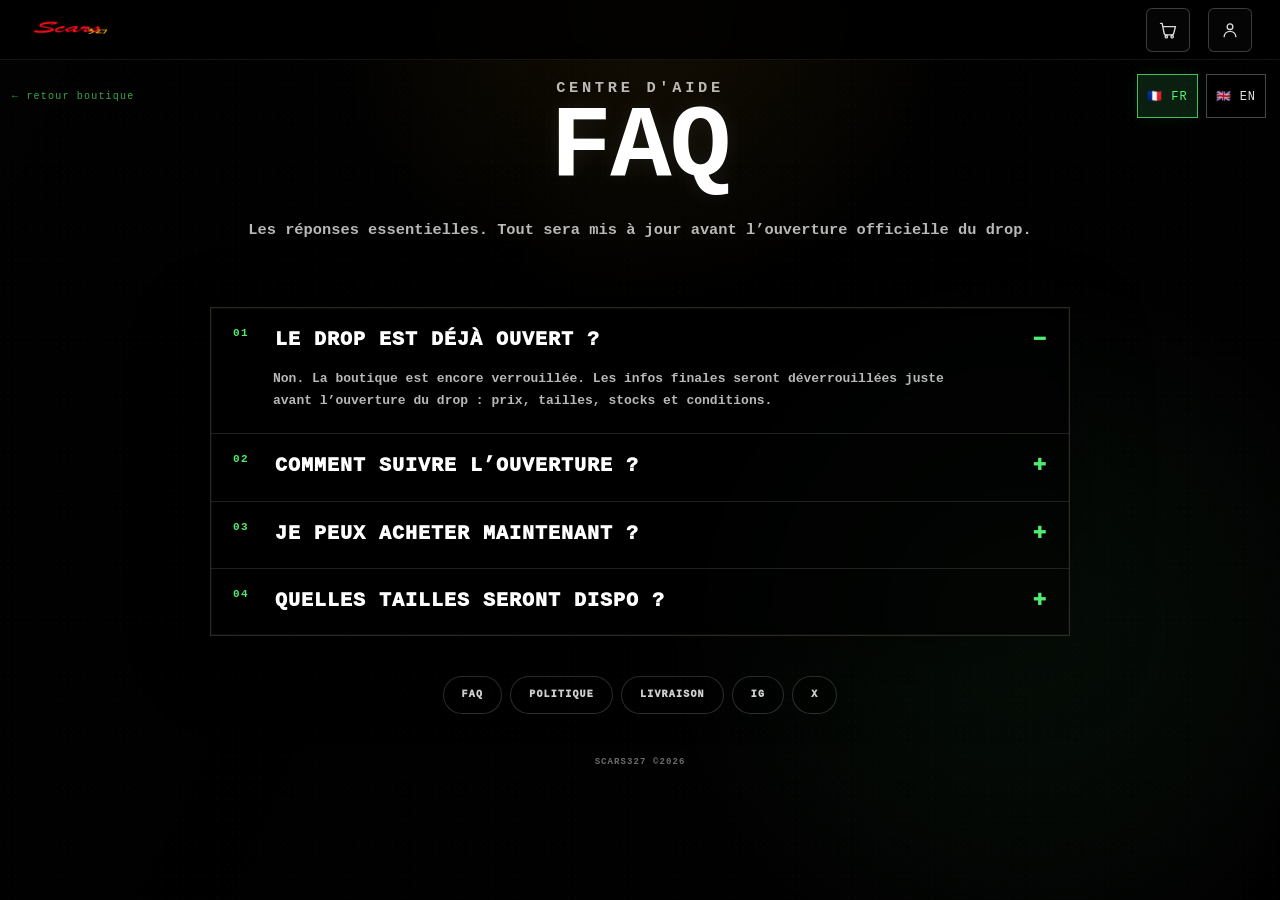
<file: faq.html>
<!DOCTYPE html>
<html lang="fr">
<head>
  <meta charset="UTF-8" />
  <meta name="viewport" content="width=device-width, initial-scale=1.0, viewport-fit=cover" />
  <title>SCARS327 — FAQ</title>
  <meta name="description" content="Réponses simples sur le drop SCARS327, les tailles, les commandes, la livraison et les retours." />
  <link rel="canonical" href="https://scarsfitseverybody.com/faq.html" />
  <meta property="og:site_name" content="SCARS327" />
  <meta property="og:title" content="SCARS327 — FAQ" />
  <meta property="og:description" content="Réponses simples sur le drop SCARS327, les tailles, les commandes, la livraison et les retours." />
  <meta property="og:type" content="website" />
  <meta property="og:url" content="https://scarsfitseverybody.com/faq.html" />
  <meta property="og:image" content="https://scarsfitseverybody.com/assets/scars327-google-preview-v136.png" />
  <meta property="og:image:alt" content="SCARS327 t-shirt" />
  <meta name="twitter:card" content="summary_large_image" />
  <meta name="twitter:title" content="SCARS327 — FAQ" />
  <meta name="twitter:description" content="Réponses simples sur le drop SCARS327, les tailles, les commandes, la livraison et les retours." />
  <meta name="twitter:image" content="https://scarsfitseverybody.com/assets/scars327-google-preview-v136.png" />
  <meta name="theme-color" content="#000000" />
  <meta name="application-name" content="SCARS327" />
  <meta name="apple-mobile-web-app-title" content="SCARS327" />
  <link rel="manifest" href="manifest.webmanifest" />
  <link rel="icon" href="/favicon.ico" sizes="any" />
  <link rel="shortcut icon" href="/favicon.ico" />
  <link rel="icon" type="image/png" sizes="32x32" href="/assets/favicon-32.png" />
  <link rel="icon" type="image/png" sizes="48x48" href="/favicon-48.png" />
  <link rel="icon" type="image/png" sizes="96x96" href="/favicon-96.png" />
  <link rel="icon" type="image/png" sizes="192x192" href="/favicon-192.png" />
  <link rel="apple-touch-icon" href="/apple-touch-icon.png" />
  <script type="application/ld+json">{"@context":"https://schema.org","@graph":[{"@type":"Organization","@id":"https://scarsfitseverybody.com/#organization","name":"SCARS327","alternateName":["SCARS 327","SCARS FITS EVERYBODY"],"url":"https://scarsfitseverybody.com/","logo":{"@type":"ImageObject","url":"https://scarsfitseverybody.com/assets/scars327-google-preview-v136.png","contentUrl":"https://scarsfitseverybody.com/assets/scars327-google-preview-v136.png"},"image":"https://scarsfitseverybody.com/assets/scars327-google-preview-v136.png","sameAs":["https://www.instagram.com/327scars","https://x.com/scaaaaaaaars327"]},{"@type":"FAQPage","@id":"https://scarsfitseverybody.com/faq.html#webpage","url":"https://scarsfitseverybody.com/faq.html","name":"SCARS327 — FAQ","description":"Réponses simples sur le drop SCARS327, les tailles, les commandes, la livraison et les retours.","inLanguage":["fr-FR","en"],"mainEntity":[{"@type":"Question","name":"Le drop est-il déjà ouvert ?","acceptedAnswer":{"@type":"Answer","text":"Non. La boutique est encore verrouillée. Les infos finales seront déverrouillées juste avant l’ouverture du drop."}},{"@type":"Question","name":"Comment suivre l’ouverture ?","acceptedAnswer":{"@type":"Answer","text":"Les annonces seront faites sur le site officiel, Instagram @327SCARS et X @SCAAAAAAAARS327."}},{"@type":"Question","name":"Est-ce que je peux acheter maintenant ?","acceptedAnswer":{"@type":"Answer","text":"Non. Pour l’instant, le site présente l’univers, les t-shirts et l’histoire."}},{"@type":"Question","name":"Quelles tailles seront disponibles ?","acceptedAnswer":{"@type":"Answer","text":"Les tailles finales seront affichées sur la fiche produit avant l’ouverture du drop."}},{"@type":"Question","name":"Où voir les informations de livraison et retours ?","acceptedAnswer":{"@type":"Answer","text":"La page Livraison / Retours regroupe les informations sur l’envoi, les retours et les échanges."}}]}]}</script>
  <link rel="stylesheet" href="style.css?v=220" />
  <script src="tracking.js?v=183" defer></script>
  <script src="marks.js?v=184" defer></script>
</head>
<body class="policy-body simple-info-body lang-fr has-site-header">
  <header class="site-header" aria-label="SCARS327">
    <a href="index.html?shop=1" class="site-header__logo" aria-label="SCARS327">
      <img src="assets/logo-scars327-neon-detoure.png" alt="SCARS327" decoding="async" loading="eager" width="220" height="60" />
    </a>
    <div class="site-header__actions">
      <button type="button" class="site-header__action" id="headerCartButton" aria-label="Panier / Cart">
        <svg viewBox="0 0 24 24" aria-hidden="true">
          <path d="M3 4h2l2.4 12.2a2 2 0 0 0 2 1.6h7.4a2 2 0 0 0 2-1.6L21 8H6" />
          <circle cx="10" cy="20" r="1.4" />
          <circle cx="17" cy="20" r="1.4" />
        </svg>
      </button>
      <button type="button" class="site-header__action" id="headerAccountButton" aria-label="Compte / Account">
        <svg viewBox="0 0 24 24" aria-hidden="true">
          <circle cx="12" cy="8" r="3.4" />
          <path d="M5 20c0-3.6 3.1-6.4 7-6.4s7 2.8 7 6.4" />
        </svg>
      </button>
    </div>
  </header>
  <div class="site-header__toast" id="headerToast" role="status" aria-live="polite"></div>
  <script>
  (function () {
    const toast = document.getElementById('headerToast');
    let hideTimer = null;
    function showToast(msg) {
      if (!toast) return;
      toast.textContent = msg;
      toast.classList.add('is-visible');
      if (hideTimer) clearTimeout(hideTimer);
      hideTimer = setTimeout(() => toast.classList.remove('is-visible'), 2200);
    }
    const cartBtn = document.getElementById('headerCartButton');
    const accountBtn = document.getElementById('headerAccountButton');
    if (cartBtn) cartBtn.addEventListener('click', () => showToast('PANIER VIDE — DROP LOCKED / EMPTY CART'));
    if (accountBtn) accountBtn.addEventListener('click', () => showToast('COMPTE — ACCÈS BIENTÔT / ACCOUNT SOON'));
  })();
  </script>

  <main class="simple-info-page simple-info-page-v143">
    <a class="story-back" href="index.html?shop=1"><span data-copy-fr>← retour boutique</span><span data-copy-en>← back to shop</span></a>

    <div class="language-switch simple-lang-switch" aria-label="Choisir la langue">
      <button class="lang-button is-active" type="button" data-simple-lang="fr">🇫🇷 FR</button>
      <button class="lang-button" type="button" data-simple-lang="en">🇬🇧 EN</button>
    </div>

    <section class="simple-hero simple-hero-v143">
      <p class="simple-kicker clean-kicker">
        <span data-copy-fr>CENTRE D'AIDE</span>
        <span data-copy-en>HELP CENTER</span>
      </p>
      <h1>FAQ</h1>
      <p data-copy-fr>Les réponses essentielles. Tout sera mis à jour avant l’ouverture officielle du drop.</p>
      <p data-copy-en>Essential answers. Everything will be updated before the official drop opens.</p>
    </section>

    <section class="simple-panel simple-panel-v143" aria-label="Questions fréquentes">
      <details open>
        <summary><span>01</span><b data-copy-fr>Le drop est déjà ouvert ?</b><b data-copy-en>Is the drop open yet?</b></summary>
        <p data-copy-fr>Non. La boutique est encore verrouillée. Les infos finales seront déverrouillées juste avant l’ouverture du drop : prix, tailles, stocks et conditions.</p>
        <p data-copy-en>No. The shop is still locked. Final info will be unlocked right before the drop opens: prices, sizes, stock and conditions.</p>
      </details>

      <details>
        <summary><span>02</span><b data-copy-fr>Comment suivre l’ouverture ?</b><b data-copy-en>How do I follow the opening?</b></summary>
        <p data-copy-fr>Les annonces seront faites sur le site officiel, Instagram <a href="https://www.instagram.com/327scars?igsh=MW13dHhydmlmdnVoeQ%3D%3D&utm_source=qr" target="_blank" rel="noopener noreferrer">@327SCARS</a> et X <a href="https://x.com/scaaaaaaaars327?s=11" target="_blank" rel="noopener noreferrer">@SCAAAAAAAARS327</a>.</p>
        <p data-copy-en>Announcements will be shared on the official website, Instagram <a href="https://www.instagram.com/327scars?igsh=MW13dHhydmlmdnVoeQ%3D%3D&utm_source=qr" target="_blank" rel="noopener noreferrer">@327SCARS</a> and X <a href="https://x.com/scaaaaaaaars327?s=11" target="_blank" rel="noopener noreferrer">@SCAAAAAAAARS327</a>.</p>
      </details>

      <details>
        <summary><span>03</span><b data-copy-fr>Je peux acheter maintenant ?</b><b data-copy-en>Can I buy now?</b></summary>
        <p data-copy-fr>Non. Pour l’instant, le site présente l’univers, les t-shirts et l’histoire. Le bouton d’achat sera activé uniquement au moment du drop.</p>
        <p data-copy-en>No. For now, the site presents the universe, the t-shirts and the story. The buy button will only be activated when the drop opens.</p>
      </details>

      <details>
        <summary><span>04</span><b data-copy-fr>Quelles tailles seront dispo ?</b><b data-copy-en>Which sizes will be available?</b></summary>
        <p data-copy-fr>Les tailles finales seront affichées sur la fiche produit avant l’ouverture. L’objectif est que chaque information soit claire avant de commander.</p>
        <p data-copy-en>Final sizes will be shown on the product page before opening. The goal is for every detail to be clear before ordering.</p>
      </details>
    </section>

    <div class="simple-bottom-actions simple-bottom-actions-single info-actions-v168">
      <a href="faq.html">FAQ</a>
      <a href="drop-policy.html"><span data-copy-fr>POLITIQUE</span><span data-copy-en>DROP POLICY</span></a>
      <a href="shipping-returns.html"><span data-copy-fr>LIVRAISON</span><span data-copy-en>SHIPPING</span></a>
      <a href="https://www.instagram.com/327scars?igsh=MW13dHhydmlmdnVoeQ%3D%3D&utm_source=qr" target="_blank" rel="noopener noreferrer">IG</a>
      <a href="https://x.com/scaaaaaaaars327?s=11" target="_blank" rel="noopener noreferrer">X</a>
    </div>

    <footer class="simple-info-footer simple-info-footer-v142">
      <span>SCARS327 ©2026</span>
    </footer>
  </main>
  <script>
    (function () {
      const buttons = document.querySelectorAll('[data-simple-lang]');
      const body = document.body;
      function setLang(lang) {
        const next = lang === 'en' ? 'en' : 'fr';
        body.classList.toggle('lang-en', next === 'en');
        body.classList.toggle('lang-fr', next === 'fr');
        document.documentElement.lang = next;
        buttons.forEach((button) => button.classList.toggle('is-active', button.dataset.simpleLang === next));
        try { localStorage.setItem('scars327-info-lang', next); } catch (e) {}
      }
      buttons.forEach((button) => button.addEventListener('click', () => setLang(button.dataset.simpleLang)));
      let saved = 'fr';
      try { saved = localStorage.getItem('scars327-info-lang') || 'fr'; } catch (e) {}
      setLang(saved);
    })();
  </script>
</body>
</html>
</file>
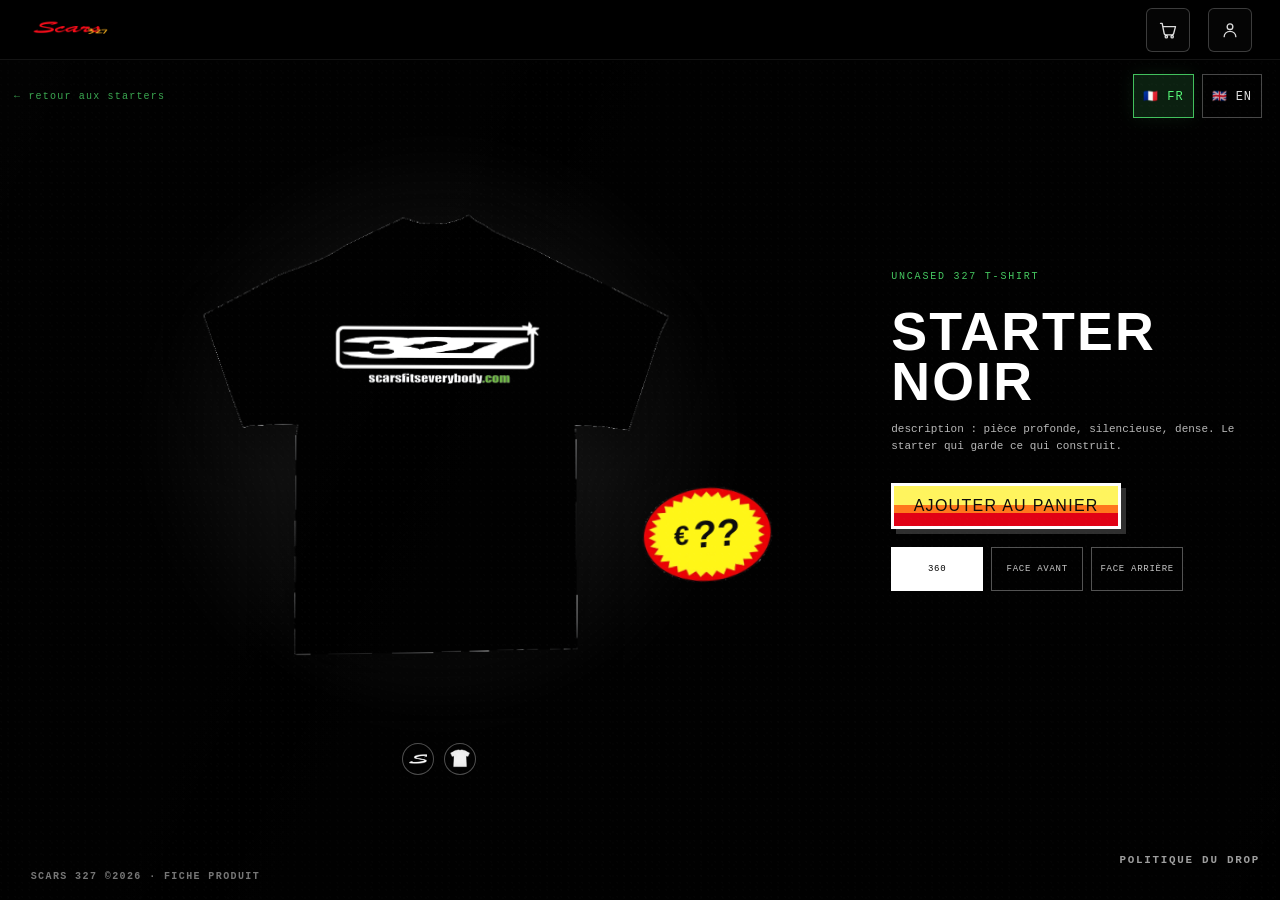
<file: product.html>
<!DOCTYPE html>
<html lang="fr">
<head>
  <meta charset="UTF-8" />
  <meta name="viewport" content="width=device-width, initial-scale=1.0, viewport-fit=cover" />
  <title>SCARS327 — Uncased 327 T-Shirt</title>
  <meta name="description" content="Fiche produit officielle du Uncased 327 T-Shirt SCARS327 : détails, couleur, taille et design." />

  <link rel="canonical" href="https://scarsfitseverybody.com/product.html" />
  <meta property="og:site_name" content="SCARS327" />
  <meta property="og:title" content="SCARS327 — Uncased 327 T-Shirt" />
  <meta property="og:description" content="Fiche produit officielle du Uncased 327 T-Shirt SCARS327 : détails, couleur, taille et design." />
  <meta property="og:type" content="website" />
  <meta property="og:url" content="https://scarsfitseverybody.com/product.html" />
  <meta property="og:image" content="https://scarsfitseverybody.com/assets/scars327-google-preview-v136.png" />
  <meta property="og:image:alt" content="SCARS327 t-shirt" />
  <meta name="twitter:card" content="summary_large_image" />
  <meta name="twitter:title" content="SCARS327 — Uncased 327 T-Shirt" />
  <meta name="twitter:description" content="Fiche produit officielle du Uncased 327 T-Shirt SCARS327 : détails, couleur, taille et design." />
  <meta name="twitter:image" content="https://scarsfitseverybody.com/assets/scars327-google-preview-v136.png" />
  <meta name="theme-color" content="#000000" />
  <meta name="application-name" content="SCARS327" />
  <meta name="apple-mobile-web-app-title" content="SCARS327" />
  <link rel="manifest" href="manifest.webmanifest" />
  <link rel="icon" href="/favicon.ico" sizes="any" />
  <link rel="shortcut icon" href="/favicon.ico" />
  <link rel="icon" type="image/png" sizes="32x32" href="/assets/favicon-32.png" />
  <link rel="icon" type="image/png" sizes="48x48" href="/favicon-48.png" />
  <link rel="icon" type="image/png" sizes="96x96" href="/favicon-96.png" />
  <link rel="icon" type="image/png" sizes="192x192" href="/favicon-192.png" />
  <link rel="apple-touch-icon" href="/apple-touch-icon.png" />
<link rel="preload" as="image" href="assets/gold-logo-327.png" />
  <link rel="preload" as="image" href="assets/monogram-dark.png" />
  <link rel="preload" as="image" href="assets/black-shirt-front-v55.png" />
  <link rel="preload" as="image" href="assets/black-shirt-back-v55.png" />
  <link rel="preload" as="image" href="assets/white-shirt-front-v55.png" />
  <link rel="preload" as="image" href="assets/pink-shirt-front-v55.png" />
  <link rel="stylesheet" href="style.css?v=220" />
  <script type="application/ld+json">{"@context":"https://schema.org","@graph":[{"@type":"Organization","@id":"https://scarsfitseverybody.com/#organization","name":"SCARS327","alternateName":["SCARS 327","SCARS FITS EVERYBODY"],"url":"https://scarsfitseverybody.com/","logo":{"@type":"ImageObject","url":"https://scarsfitseverybody.com/assets/scars327-google-preview-v136.png","contentUrl":"https://scarsfitseverybody.com/assets/scars327-google-preview-v136.png"},"image":"https://scarsfitseverybody.com/assets/scars327-google-preview-v136.png","sameAs":["https://www.instagram.com/327scars","https://x.com/scaaaaaaaars327"]},{"@type":"WebSite","@id":"https://scarsfitseverybody.com/#website","url":"https://scarsfitseverybody.com/","name":"SCARS327","alternateName":"SCARS 327","description":"Site officiel de SCARS327. PACHAVE PAS ! ig: @SCARS327","publisher":{"@id":"https://scarsfitseverybody.com/#organization"},"inLanguage":"fr-FR"},{"@type":"WebPage","@id":"https://scarsfitseverybody.com/product.html#webpage","url":"https://scarsfitseverybody.com/product.html","name":"SCARS327 — Uncased 327 T-Shirt","description":"Fiche produit officielle du Uncased 327 T-Shirt SCARS327 : détails, couleur, taille et design.","isPartOf":{"@id":"https://scarsfitseverybody.com/#website"},"about":{"@id":"https://scarsfitseverybody.com/#organization"},"publisher":{"@id":"https://scarsfitseverybody.com/#organization"},"primaryImageOfPage":{"@type":"ImageObject","url":"https://scarsfitseverybody.com/assets/scars327-google-preview-v136.png"},"inLanguage":"fr-FR"},{"@type":"BreadcrumbList","@id":"https://scarsfitseverybody.com/product.html#breadcrumb","itemListElement":[{"@type":"ListItem","position":1,"name":"SCARS327","item":"https://scarsfitseverybody.com/"},{"@type":"ListItem","position":2,"name":"Produit","item":"https://scarsfitseverybody.com/product.html"}]},{"@type":"Product","@id":"https://scarsfitseverybody.com/product.html#uncased-327-tshirt","name":"Uncased 327 T-Shirt","brand":{"@id":"https://scarsfitseverybody.com/#organization"},"description":"T-shirt SCARS327 issu de l’univers Uncased 327.","image":["https://scarsfitseverybody.com/assets/scars327-google-preview-v136.png"],"category":"Apparel"}]}</script>
  <script src="tracking.js?v=183" defer></script>
  <script src="marks.js?v=184" defer></script>
</head>
<body class="product-file-body has-site-header">
  <header class="site-header" aria-label="SCARS327">
    <a href="index.html?shop=1" class="site-header__logo" aria-label="SCARS327">
      <img src="assets/logo-scars327-neon-detoure.png" alt="SCARS327" decoding="async" loading="eager" width="220" height="60" />
    </a>
    <div class="site-header__actions">
      <button type="button" class="site-header__action" id="headerCartButton" aria-label="Panier / Cart">
        <svg viewBox="0 0 24 24" aria-hidden="true">
          <path d="M3 4h2l2.4 12.2a2 2 0 0 0 2 1.6h7.4a2 2 0 0 0 2-1.6L21 8H6" />
          <circle cx="10" cy="20" r="1.4" />
          <circle cx="17" cy="20" r="1.4" />
        </svg>
      </button>
      <button type="button" class="site-header__action" id="headerAccountButton" aria-label="Compte / Account">
        <svg viewBox="0 0 24 24" aria-hidden="true">
          <circle cx="12" cy="8" r="3.4" />
          <path d="M5 20c0-3.6 3.1-6.4 7-6.4s7 2.8 7 6.4" />
        </svg>
      </button>
    </div>
  </header>
  <div class="site-header__toast" id="headerToast" role="status" aria-live="polite"></div>
  <script>
  (function () {
    const toast = document.getElementById('headerToast');
    let hideTimer = null;
    function showToast(msg) {
      if (!toast) return;
      toast.textContent = msg;
      toast.classList.add('is-visible');
      if (hideTimer) clearTimeout(hideTimer);
      hideTimer = setTimeout(() => toast.classList.remove('is-visible'), 2200);
    }
    const cartBtn = document.getElementById('headerCartButton');
    const accountBtn = document.getElementById('headerAccountButton');
    if (cartBtn) cartBtn.addEventListener('click', () => showToast('PANIER VIDE — DROP LOCKED / EMPTY CART'));
    if (accountBtn) accountBtn.addEventListener('click', () => showToast('COMPTE — ACCÈS BIENTÔT / ACCOUNT SOON'));
  })();
  </script>

  <main class="product-file-page" id="productFilePage">
    <a class="story-back" id="backToStarters" href="story.html?phase=choice">← retour aux starters</a>
    <a class="product-policy-link" id="dropPolicyLink" href="drop-policy.html">drop policy</a>

    <div class="language-switch product-language-switch" aria-label="Choisir la langue">
      <button class="lang-button is-active" type="button" data-lang="fr">🇫🇷 FR</button>
      <button class="lang-button" type="button" data-lang="en">🇬🇧 EN</button>
    </div>

    <section class="product-file-layout">
      <div class="viewer-column">
        <div class="viewer-wrap" aria-label="Vue 360 du produit">
          <div class="viewer-mode-switch" id="viewerModes">
            <button type="button" class="viewer-mode-button is-active" data-mode="rotate">360</button>
            <button type="button" class="viewer-mode-button" data-mode="front">face avant</button>
            <button type="button" class="viewer-mode-button" data-mode="back">face arrière</button>
          </div>

          <div class="shirt-viewer" id="shirtViewer">
            <div class="shirt-360" id="shirt360">
              <img class="shirt-face shirt-face-front" id="viewerFront" alt="T-shirt devant" draggable="false"  decoding="async"  loading="lazy" />
              <img class="shirt-face shirt-face-back" id="viewerBack" alt="T-shirt dos" draggable="false"  decoding="async"  loading="lazy" />
            </div>
          </div>

          <div class="product-price-patch" id="productPricePatch" aria-hidden="true">
            <!-- 2026-08-29 — patch starburst fourni par Aydan (context/import,
                 IMG_3659.JPG), "PRODUCT NAME"/description/"$5599" effacés à
                 la main, forme d'origine conservée. Le prix est réaffiché
                 par-dessus via cet overlay (€ ou £ selon la langue, valeur
                 "??" tant que non confirmée), dans une typo qui reprend le
                 style du "$5599" d'origine (gras, noir, condensé). -->
            <img class="product-price-patch__shape" src="assets/scars-price-patch-starburst.png" alt="" decoding="async" loading="lazy" />
            <span class="product-price-patch__price">
              <span class="product-price-patch__currency" id="productPriceCurrency">€</span>
              <span class="product-price-patch__value" id="productPriceValue">??</span>
            </span>
          </div>
        </div>

        <div class="product-info-trigger-row">
          <button type="button" class="product-info-trigger" id="productInfoTrigger" aria-haspopup="dialog" aria-controls="productInfoModal">
            <span class="product-info-trigger__mark" aria-hidden="true"></span>
            <span class="product-info-trigger__tooltip" id="productInfoTriggerLabel">informations relatives au T-shirt</span>
          </button>
          <button type="button" class="product-info-trigger product-info-trigger--size" id="productSizeTrigger" aria-haspopup="dialog" aria-controls="productSizeModal">
            <span class="product-info-trigger__mark product-info-trigger__mark--size" aria-hidden="true"></span>
            <span class="product-info-trigger__tooltip" id="productSizeTriggerLabel">tailles et mensurations</span>
          </button>
        </div>
      </div>

      <div class="product-info-panel">
        <p class="product-file-tag">UNCASED 327 T-SHIRT</p>
        <h1 id="productTitle">UNCASED 327 T-SHIRT</h1>
        <p class="product-description" id="productDescription">drop locked — access soon</p>

        <a class="checkout-button" href="#drop-locked" id="checkoutButton">
          AJOUTER AU PANIER
        </a>

        <!-- 2026-08-29 — copie desktop des boutons 360/face avant/face
             arrière, affichée sous "ajouter au panier" uniquement à
             partir de 701px (CSS plus bas). Sur mobile c'est toujours la
             copie d'origine, au-dessus du t-shirt, qui reste affichée.
             Même classe .viewer-mode-button que l'originale : le JS
             (querySelectorAll) pilote les deux copies ensemble, aucune
             logique dupliquée. -->
        <div class="viewer-mode-switch viewer-mode-switch--panel" id="viewerModesPanel">
          <button type="button" class="viewer-mode-button is-active" data-mode="rotate">360</button>
          <button type="button" class="viewer-mode-button" data-mode="front">face avant</button>
          <button type="button" class="viewer-mode-button" data-mode="back">face arrière</button>
        </div>
      </div>
    </section>

    <div class="drop-locked-modal" id="dropLockedModal" aria-hidden="true" role="status">
      <div class="drop-locked-card">
        <strong>ERROR 327</strong>
        <span>DROP LOCKED — ACCESS SOON / ACCÈS BIENTÔT</span>
      </div>
    </div>

    <div class="product-info-modal" id="productInfoModal" aria-hidden="true" role="dialog" aria-modal="true" aria-labelledby="productInfoModalTitle">
      <div class="product-info-modal__backdrop" id="productInfoModalBackdrop"></div>
      <div class="product-info-modal__card">
        <button type="button" class="product-info-modal__close" id="productInfoModalClose" aria-label="Fermer">×</button>
        <h2 class="product-info-modal__title" id="productInfoModalTitle">
          <span class="product-info-trigger__mark" aria-hidden="true"></span>
          <span id="productInfoModalTitleText">informations relatives au T-shirt</span>
        </h2>

        <div class="product-info-modal__body" id="productInfoModalBody"></div>
      </div>
    </div>

    <div class="product-info-modal" id="productSizeModal" aria-hidden="true" role="dialog" aria-modal="true" aria-labelledby="productSizeModalTitle">
      <div class="product-info-modal__backdrop" id="productSizeModalBackdrop"></div>
      <div class="product-info-modal__card">
        <button type="button" class="product-info-modal__close" id="productSizeModalClose" aria-label="Fermer">×</button>
        <h2 class="product-info-modal__title" id="productSizeModalTitle">
          <span class="product-info-trigger__mark product-info-trigger__mark--size" aria-hidden="true"></span>
          <span id="productSizeModalTitleText">tailles et mensurations</span>
        </h2>

        <div class="product-info-modal__diagram">
          <div class="product-info-modal__tabs" id="productInfoTabs">
            <button type="button" class="is-active" data-tab="measure" id="tabMeasure"></button>
            <button type="button" data-tab="convert" id="tabConvert"></button>
          </div>

          <div class="product-info-modal__panel" id="panelMeasure">
            <div class="product-info-modal__silhouette-wrap">
              <img src="assets/scars-size-diagram.png" alt="Schéma technique du T-shirt" class="product-info-modal__silhouette-img" />
              <span class="product-info-modal__tick product-info-modal__tick--shoulders" aria-hidden="true"></span>
              <span class="product-info-modal__tick product-info-modal__tick--sleeve" aria-hidden="true"></span>
              <span class="product-info-modal__tick product-info-modal__tick--chest" aria-hidden="true"></span>
              <span class="product-info-modal__tick product-info-modal__tick--length" aria-hidden="true"></span>
            </div>

            <div class="product-info-modal__size-panel">
              <p class="product-info-modal__size-label" id="sizeSelectorLabel">sélectionner une taille</p>
              <div class="product-info-modal__pill-row" id="sizeSelector">
                <button type="button" data-size="S">S</button>
                <button type="button" data-size="M" class="is-active">M</button>
                <button type="button" data-size="L">L</button>
                <button type="button" data-size="XL">XL</button>
              </div>
              <div class="product-info-modal__pill-row product-info-modal__pill-row--unit" id="unitSelector">
                <button type="button" data-unit="cm" class="is-active">CM</button>
                <button type="button" data-unit="inch">INCH</button>
              </div>
            </div>
            <p class="product-info-modal__size-note" id="sizeNote">mesures réelles pas encore confirmées, affichées ici dès qu'elles le seront.</p>
          </div>

          <div class="product-info-modal__panel" id="panelConvert" hidden>
            <div class="product-info-modal__table-scroll">
              <table class="product-info-modal__conversion-table" id="conversionTable"></table>
            </div>
          </div>
        </div>
      </div>
    </div>

    <footer class="product-mini-footer">SCARS 327 ©2026 · PRODUCT FILE</footer>
  </main>

  <script>
    const copy = {
      fr: {
        back: "← retour aux starters",
        dropPolicy: "politique du drop",
        footer: "SCARS 327 ©2026 · FICHE PRODUIT",
        modes: { rotate: "360", front: "face avant", back: "face arrière" },
        checkout: "ajouter au panier",
        route: "starter choisi · retourne aux starters pour changer",
        currency: "€",
        infoPanel: {
          label: "informations relatives au T-shirt",
          title: "informations relatives au T-shirt",
          sections: [
            { title: "statut", body: "drop locked — les infos finales seront déverrouillées juste avant l’ouverture du drop." },
            { title: "drop", body: "bientôt — annonce à venir sur Instagram (@327scars) avant l’ouverture." },
            { title: "composition", body: "100% coton. Coupe regular, ni oversize ni boxy." },
            { title: "histoire", body: "Le Uncased 327 T-shirt est la première pièce de l’univers SCARS327. « Uncased » : sans étui, sans protection, la trace laissée à nu plutôt que cachée. Trois starters, trois façons de la porter : blanc pour l’exposer, noir pour la garder, rose pour la transformer en signature." }
          ]
        },
        measurements: {
          sizeLabel: "tailles et mensurations",
          tabMeasure: "mesures du produit",
          tabConvert: "tableau de conversion des tailles",
          sizeSelect: "sélectionner une taille",
          note: "mesures réelles pas encore confirmées, affichées ici dès qu’elles le seront.",
          sizes: ["S", "M", "L", "XL"],
          callouts: {
            shoulders: "épaules",
            sleeve: "manche",
            chest: "poitrine",
            length: "longueur"
          },
          conversionSizes: ["XXS", "XS", "S", "M", "L", "XL", "XXL", "XXXL", "XXXXL"],
          conversionRows: [
            ["1/2/3", ["00", "0", "1", "2", "3", "4", "5", "7", "8"]],
            ["Clothing Italy", ["44", "46", "48", "50", "52", "54", "56", "58", "-"]],
            ["Chest USA/UK", ["34", "36", "38", "40", "42", "44", "46", "48", "-"]],
            ["Clothing Japan", ["1", "2", "3", "4", "5", "6", "7", "8", "-"]],
            ["Clothing China", ["165/84A", "170/88A", "175/92A", "180/96A", "185/100A", "190/104A", "195/108A", "200/112A", "-"]],
            ["EUR: 36 - 43 (clothing IT)", ["37", "38", "39", "40", "41", "42", "43", "-", "-"]]
          ],
          conversionNote: "La conversion des tailles varie selon la marque et pourrait ne pas complètement correspondre aux conversions affichées ci-dessus. Si vous n’êtes pas certain de votre taille, veuillez communiquer avec nous à l’adresse suivante : <a href=\"https://www.instagram.com/327scars\" target=\"_blank\" rel=\"noopener noreferrer\">ici</a>."
        },
        products: {
          white: {
            title: "starter blanc",
            description: "description : pièce claire, nette, frontale. Le starter qui expose la trace sans la cacher."
          },
          black: {
            title: "starter noir",
            description: "description : pièce profonde, silencieuse, dense. Le starter qui garde ce qui construit."
          },
          pink: {
            title: "starter rose",
            description: "description : pièce plus risquée, plus vive. Le starter qui transforme la cicatrice en signature."
          }
        }
      },
      en: {
        back: "← back to starters",
        dropPolicy: "drop policy",
        footer: "SCARS 327 ©2026 · PRODUCT FILE",
        modes: { rotate: "360", front: "front", back: "back" },
        checkout: "add to cart",
        route: "starter chosen · back to starters to change",
        currency: "£",
        infoPanel: {
          label: "T-shirt information",
          title: "T-shirt information",
          sections: [
            { title: "status", body: "drop locked — final details unlock right before the drop opens." },
            { title: "drop", body: "coming soon — announced on Instagram (@327scars) before it opens." },
            { title: "composition", body: "100% cotton. Regular fit, never oversized or boxy." },
            { title: "story", body: "The Uncased 327 T-shirt is the first piece of the SCARS327 universe. “Uncased”: no case, no protection, the mark left exposed instead of hidden. Three starters, three ways to wear it: white to expose it, black to keep it, pink to turn the scar into a signature." }
          ]
        },
        measurements: {
          sizeLabel: "sizes and measurements",
          tabMeasure: "product measurements",
          tabConvert: "size conversion chart",
          sizeSelect: "select a size",
          note: "real measurements not confirmed yet, they will show up here once they are.",
          sizes: ["S", "M", "L", "XL"],
          callouts: {
            shoulders: "shoulders",
            sleeve: "sleeve",
            chest: "chest",
            length: "length"
          },
          conversionSizes: ["XXS", "XS", "S", "M", "L", "XL", "XXL", "XXXL", "XXXXL"],
          conversionRows: [
            ["1/2/3", ["00", "0", "1", "2", "3", "4", "5", "7", "8"]],
            ["Clothing Italy", ["44", "46", "48", "50", "52", "54", "56", "58", "-"]],
            ["Chest USA/UK", ["34", "36", "38", "40", "42", "44", "46", "48", "-"]],
            ["Clothing Japan", ["1", "2", "3", "4", "5", "6", "7", "8", "-"]],
            ["Clothing China", ["165/84A", "170/88A", "175/92A", "180/96A", "185/100A", "190/104A", "195/108A", "200/112A", "-"]],
            ["EUR: 36 - 43 (clothing IT)", ["37", "38", "39", "40", "41", "42", "43", "-", "-"]]
          ],
          conversionNote: "Size conversion varies by brand and may not fully match the conversions shown above. Not sure about your size? Get in touch with us here: <a href=\"https://www.instagram.com/327scars\" target=\"_blank\" rel=\"noopener noreferrer\">here</a>."
        },
        products: {
          white: {
            title: "white starter",
            description: "description: clean, direct, and exposed. The starter that reveals the mark without hiding it."
          },
          black: {
            title: "black starter",
            description: "description: deep, quiet, and dense. The starter that carries what built you."
          },
          pink: {
            title: "pink starter",
            description: "description: bold, vivid, and riskier. The starter that turns the scar into a signature."
          }
        }
      }
    };

    const productAssets = {
      white: { front: "assets/white-shirt-front-v55.png", back: "assets/white-shirt-back-v55.png" },
      black: { front: "assets/black-shirt-front-v55.png", back: "assets/black-shirt-back-v55.png" },
      pink: { front: "assets/pink-shirt-front-v55.png", back: "assets/pink-shirt-back-v55.png" }
    };

    const params = new URLSearchParams(window.location.search);
    const item = productAssets[params.get("item")] ? params.get("item") : "black";
    let lang = params.get("lang") || localStorage.getItem("scars327_lang") || "fr";
    let mode = "rotate";

    const viewer = document.getElementById("shirtViewer");
    const shirt = document.getElementById("shirt360");
    const front = document.getElementById("viewerFront");
    const back = document.getElementById("viewerBack");
    const titleEl = document.getElementById("productTitle");
    const descEl = document.getElementById("productDescription");
    const priceCurrencyEl = document.getElementById("productPriceCurrency");
    const backLink = document.getElementById("backToStarters");
    const policyLink = document.getElementById("dropPolicyLink");
    const checkoutButton = document.getElementById("checkoutButton");
    const footerEl = document.querySelector(".product-mini-footer");
    const infoTrigger = document.getElementById("productInfoTrigger");
    const infoTriggerLabel = document.getElementById("productInfoTriggerLabel");
    const infoModal = document.getElementById("productInfoModal");
    const infoModalBackdrop = document.getElementById("productInfoModalBackdrop");
    const infoModalClose = document.getElementById("productInfoModalClose");
    const infoModalTitleText = document.getElementById("productInfoModalTitleText");
    const infoModalBody = document.getElementById("productInfoModalBody");
    const sizeTrigger = document.getElementById("productSizeTrigger");
    const sizeTriggerLabel = document.getElementById("productSizeTriggerLabel");
    const sizeModal = document.getElementById("productSizeModal");
    const sizeModalBackdrop = document.getElementById("productSizeModalBackdrop");
    const sizeModalClose = document.getElementById("productSizeModalClose");
    const sizeModalTitleText = document.getElementById("productSizeModalTitleText");
    const tabMeasureBtn = document.getElementById("tabMeasure");
    const tabConvertBtn = document.getElementById("tabConvert");
    const panelMeasure = document.getElementById("panelMeasure");
    const panelConvert = document.getElementById("panelConvert");
    const sizeSelectorLabel = document.getElementById("sizeSelectorLabel");
    const sizeSelector = document.getElementById("sizeSelector");
    const unitSelector = document.getElementById("unitSelector");
    const sizeNote = document.getElementById("sizeNote");
    const conversionTable = document.getElementById("conversionTable");
    const modeButtons = document.querySelectorAll(".viewer-mode-button");
    const langButtons = document.querySelectorAll(".lang-button");
    const productHintSeenKey = "scars327_product_hint_seen";

    document.body.classList.add("product-file-" + item);
    try { if (localStorage.getItem(productHintSeenKey) === "1") document.body.classList.add("product-hint-seen"); } catch (e) {}
    front.src = productAssets[item].front;
    back.src = productAssets[item].back;

    function normalize(deg) {
      let next = deg % 360;
      if (next < 0) next += 360;
      return next;
    }

    /* 2026-08-22 — ergonomie du 360 revue en profondeur, retour "horrible,
       tourne trop vite dans tous les sens". Ancienne logique : delta de
       souris/doigt appliqué presque tel quel à l'angle, arrêt net au
       relâchement. Résultat twitchy, surtout sur un geste rapide.
       Nouvelle logique : sensibilité nettement réduite, vitesse lissée
       (moyenne mobile) pendant le drag, et inertie qui ralentit
       progressivement au lieu de s'arrêter net au relâchement, comme un
       vrai objet qu'on lance et qui perd de la vitesse par friction. */
    let dragging = false;
    let coasting = false;
    let rafRotateQueued = false;
    let startX = 0;
    let startY = 0;
    let startAngle = 0;
    let angle = 0;
    let velocity = 0;
    let lastDragAngle = 0;
    const DRAG_SENSITIVITY = 0.16;
    const COAST_FRICTION = 0.93;
    const COAST_MIN_VELOCITY = 0.015;
    /* 2026-08-29 — "comme une voiture sur un showroom" : rotation lente
       mais clairement visible et continue tant qu'on est en mode 360 et
       qu'on ne touche pas le produit (desktop et mobile), plutôt que le
       mouvement quasi imperceptible d'avant (un tour toutes les 12min). */
    const AUTOPLAY_SPEED = 0.25;

    function setAngle(nextAngle) {
      /* 2026-08-29 — ne plus wrapper l'angle dans [0,360). Le transform
         CSS a une transition (0.04s) qui anime la VALEUR numérique : en
         repassant de ~360deg à 0deg à chaque tour, ça créait un "reset"
         visible (rotation rapide en arrière) au lieu d'une rotation
         continue. On laisse l'angle s'accumuler sans limite : rotateY()
         accepte n'importe quelle valeur, 720deg rend exactement comme
         0deg mais sans jamais redescendre. */
      angle = nextAngle;
      shirt.style.setProperty("--rotation", angle + "deg");
    }

    function setAngleTowards(targetDeg) {
      // vise l'équivalent de targetDeg le plus proche de l'angle actuel
      // (accumulé, non borné) pour ne jamais provoquer, elle non plus,
      // un saut visuel en repassant par une valeur "reset".
      const base = Math.floor(angle / 360) * 360;
      let candidate = base + normalize(targetDeg);
      if (candidate - angle > 180) candidate -= 360;
      if (candidate - angle < -180) candidate += 360;
      setAngle(candidate);
    }

    function renderCopy() {
      localStorage.setItem("scars327_lang", lang);
      document.documentElement.lang = lang;
      const langPack = copy[lang];
      const product = langPack.products[item];

      titleEl.textContent = product.title;
      if (descEl) descEl.textContent = product.description;
      backLink.textContent = langPack.back;
      backLink.href = `story.html?phase=choice&lang=${lang}&item=${item}`;
      checkoutButton.textContent = langPack.checkout;
      if (policyLink) {
        policyLink.textContent = langPack.dropPolicy;
        policyLink.href = `drop-policy.html?item=${item}&lang=${lang}`;
      }
      if (footerEl) footerEl.textContent = langPack.footer;
      if (priceCurrencyEl) priceCurrencyEl.textContent = langPack.currency;

      if (infoTriggerLabel) infoTriggerLabel.textContent = langPack.infoPanel.label;
      if (infoModalTitleText) infoModalTitleText.textContent = langPack.infoPanel.title;
      if (sizeTriggerLabel) sizeTriggerLabel.textContent = langPack.measurements.sizeLabel;
      if (sizeModalTitleText) sizeModalTitleText.textContent = langPack.measurements.sizeLabel;
      if (infoModalBody) {
        infoModalBody.innerHTML = langPack.infoPanel.sections
          .map((section) => `<div class="product-info-modal__section"><h3>${section.title}</h3><p>${section.body}</p></div>`)
          .join("");
      }
      const m = langPack.measurements;
      if (tabMeasureBtn) tabMeasureBtn.textContent = m.tabMeasure;
      if (tabConvertBtn) tabConvertBtn.textContent = m.tabConvert;
      if (sizeSelectorLabel) sizeSelectorLabel.textContent = m.sizeSelect;
      if (sizeNote) sizeNote.textContent = m.note;
      if (conversionTable) {
        const head = `<thead><tr><th></th>${m.conversionSizes.map((s) => `<th>${s}</th>`).join("")}</tr></thead>`;
        const body = `<tbody>${m.conversionRows
          .map(([label, values]) => `<tr><th>${label}</th>${values.map((v) => `<td>${v}</td>`).join("")}</tr>`)
          .join("")}</tbody>`;
        const foot = `<tfoot><tr><td colspan="${m.conversionSizes.length + 1}">${m.conversionNote}</td></tr></tfoot>`;
        conversionTable.innerHTML = head + body + foot;
      }

      modeButtons.forEach((button) => {
        button.classList.toggle("is-active", button.dataset.mode === mode);
        const key = button.dataset.mode;
        button.textContent = langPack.modes[key];
      });

      langButtons.forEach((button) => {
        button.classList.toggle("is-active", button.dataset.lang === lang);
      });
    }

    function setMode(nextMode) {
      mode = nextMode;
      if (mode === "front") {
        setAngleTowards(0);
      } else if (mode === "back") {
        setAngleTowards(180);
      } else if (mode === "rotate") {
        setAngleTowards(0);
      }
      renderCopy();
    }

    modeButtons.forEach((button) => {
      button.addEventListener("click", () => setMode(button.dataset.mode));
    });

    langButtons.forEach((button) => {
      button.addEventListener("click", () => {
        lang = button.dataset.lang;
        renderCopy();
      });
    });

    viewer.addEventListener("pointerdown", (event) => {
      document.body.classList.add("product-hint-seen");
      try { localStorage.setItem(productHintSeenKey, "1"); } catch (e) {}
      if (mode !== "rotate") return;
      dragging = true;
      coasting = false;
      velocity = 0;
      startX = event.clientX;
      startY = event.clientY;
      startAngle = angle;
      lastDragAngle = angle;
      viewer.setPointerCapture(event.pointerId);
      viewer.classList.add("is-dragging");
      event.preventDefault();
    });

    viewer.addEventListener("pointermove", (event) => {
      if (!dragging || mode !== "rotate") return;
      const delta = event.clientX - startX;
      const nextAngle = startAngle + delta * DRAG_SENSITIVITY;
      if (!rafRotateQueued) {
        rafRotateQueued = true;
        requestAnimationFrame(() => {
          /* Vitesse lissée plutôt que le delta brut d'une seule frame :
             évite qu'un mouvement irrégulier (souris saccadée, doigt qui
             glisse) ne se traduise par une rotation qui saute. */
          const frameVelocity = normalize(nextAngle - lastDragAngle + 180) - 180;
          velocity = velocity * 0.75 + frameVelocity * 0.25;
          lastDragAngle = nextAngle;
          setAngle(nextAngle);
          rafRotateQueued = false;
        });
      } else {
        setAngle(nextAngle);
      }
      event.preventDefault();
    });

    function stopDragging() {
      if (!dragging) return;
      dragging = false;
      /* Après relâchement, l'objet continue sur sa lancée puis ralentit
         progressivement (friction) au lieu de s'arrêter net : c'est ce
         qui donne l'impression de contrôle plutôt que de vitesse subie. */
      coasting = Math.abs(velocity) > COAST_MIN_VELOCITY;
      viewer.classList.remove("is-dragging");
    }

    viewer.addEventListener("pointerup", stopDragging);
    viewer.addEventListener("pointercancel", stopDragging);
    viewer.addEventListener("dragstart", (event) => event.preventDefault());

    function tick() {
      if (dragging) {
        // rien : la position est pilotée par pointermove pendant le drag
      } else if (coasting) {
        velocity *= COAST_FRICTION;
        if (Math.abs(velocity) < COAST_MIN_VELOCITY) {
          velocity = 0;
          coasting = false;
        } else {
          setAngle(angle + velocity);
        }
      } else if (mode === "rotate") {
        setAngle(angle + AUTOPLAY_SPEED);
      }
      requestAnimationFrame(tick);
    }


    function playDropLockedSound() {
      try {
        const Ctx = window.AudioContext || window.webkitAudioContext;
        if (!Ctx) return;
        const ctx = new Ctx();
        const now = ctx.currentTime;
        [[540,0,0.055,0.11],[820,0.052,0.075,0.10],[300,0.13,0.16,0.075],[1020,0.20,0.055,0.065]].forEach(([freq,start,dur,vol]) => {
          const osc = ctx.createOscillator();
          const gain = ctx.createGain();
          osc.type = "square";
          osc.frequency.setValueAtTime(freq, now + start);
          gain.gain.setValueAtTime(0.0001, now + start);
          gain.gain.exponentialRampToValueAtTime(vol, now + start + 0.01);
          gain.gain.exponentialRampToValueAtTime(0.0001, now + start + dur);
          osc.connect(gain);
          gain.connect(ctx.destination);
          osc.start(now + start);
          osc.stop(now + start + dur + 0.02);
        });
        setTimeout(() => { try { ctx.close(); } catch(e) {} }, 420);
      } catch (e) {}
    }

    const dropModal = document.getElementById("dropLockedModal");
    checkoutButton.addEventListener("click", (event) => {
      event.preventDefault();
      playDropLockedSound();
      dropModal.classList.add("is-visible");
      dropModal.setAttribute("aria-hidden", "false");
      window.setTimeout(() => {
        dropModal.classList.remove("is-visible");
        dropModal.setAttribute("aria-hidden", "true");
      }, 1800);
    });

    /* Deux panneaux distincts et indépendants (S = infos générales,
       t-shirt = tailles/mensurations), pas un seul panneau à onglets :
       chacun son déclencheur, chacun sa modale, jamais mélangés. */
    function openModal(modal) {
      if (!modal) return;
      modal.classList.add("is-visible");
      modal.setAttribute("aria-hidden", "false");
    }

    function closeModal(modal, trigger) {
      if (!modal) return;
      modal.classList.remove("is-visible");
      modal.setAttribute("aria-hidden", "true");
      if (trigger) trigger.focus();
    }

    /* Onglets mesures/conversion, sélecteur de taille et bascule cm/inch :
       purement visuels tant que les vraies mesures n'existent pas (tout
       affiche "?" quel que soit le choix), mais l'interaction est déjà
       câblée pour ne pas avoir à y revenir une fois les chiffres connus. */
    if (tabMeasureBtn && tabConvertBtn && panelMeasure && panelConvert) {
      tabMeasureBtn.addEventListener("click", () => {
        tabMeasureBtn.classList.add("is-active");
        tabConvertBtn.classList.remove("is-active");
        panelMeasure.hidden = false;
        panelConvert.hidden = true;
      });
      tabConvertBtn.addEventListener("click", () => {
        tabConvertBtn.classList.add("is-active");
        tabMeasureBtn.classList.remove("is-active");
        panelConvert.hidden = false;
        panelMeasure.hidden = true;
      });
    }

    if (sizeSelector) {
      sizeSelector.querySelectorAll("button").forEach((button) => {
        button.addEventListener("click", () => {
          sizeSelector.querySelectorAll("button").forEach((b) => b.classList.remove("is-active"));
          button.classList.add("is-active");
        });
      });
    }

    if (unitSelector) {
      unitSelector.querySelectorAll("button").forEach((button) => {
        button.addEventListener("click", () => {
          unitSelector.querySelectorAll("button").forEach((b) => b.classList.remove("is-active"));
          button.classList.add("is-active");
        });
      });
    }

    if (infoTrigger) infoTrigger.addEventListener("click", () => openModal(infoModal));
    if (infoModalClose) infoModalClose.addEventListener("click", () => closeModal(infoModal, infoTrigger));
    if (infoModalBackdrop) infoModalBackdrop.addEventListener("click", () => closeModal(infoModal, infoTrigger));

    if (sizeTrigger) sizeTrigger.addEventListener("click", () => openModal(sizeModal));
    if (sizeModalClose) sizeModalClose.addEventListener("click", () => closeModal(sizeModal, sizeTrigger));
    if (sizeModalBackdrop) sizeModalBackdrop.addEventListener("click", () => closeModal(sizeModal, sizeTrigger));

    window.addEventListener("keydown", (event) => {
      if (event.key !== "Escape") return;
      if (infoModal && infoModal.classList.contains("is-visible")) closeModal(infoModal, infoTrigger);
      if (sizeModal && sizeModal.classList.contains("is-visible")) closeModal(sizeModal, sizeTrigger);
    });

    renderCopy();
    setMode("rotate");
    tick();
  </script>
<script>
/* v101 — polished guide/helpers behavior */
(function () {
  const body = document.body;
  const guide = document.querySelector('.site-guide');

  function hideGuide() {
    sessionStorage.setItem('scars327_scrollGuideDismissed', '1');
    body.classList.add('site-guide-dismissed');
    body.classList.remove('site-guide-countdown');
    if (guide) guide.classList.add('is-hidden');
  }

  if (sessionStorage.getItem('scars327_scrollGuideDismissed') === '1') {
    body.classList.add('site-guide-dismissed');
    if (guide) guide.classList.add('is-hidden');
  } else if (guide) {
    let armed = false;
    const baseY = window.scrollY || document.documentElement.scrollTop || 0;
    const onRealScroll = () => {
      const currentY = window.scrollY || document.documentElement.scrollTop || 0;
      if (armed || Math.abs(currentY - baseY) < 8) return;
      armed = true;
      body.classList.add('site-guide-countdown');
      setTimeout(hideGuide, 5000);
      window.removeEventListener('scroll', onRealScroll);
    };
    window.addEventListener('scroll', onRealScroll, { passive: true });
  }

  const markFlipUsed = () => body.classList.add('has-flipped-shirt');
  document.querySelectorAll('.product-card').forEach((card) => {
    card.addEventListener('click', markFlipUsed, { passive: true });
    card.addEventListener('touchstart', markFlipUsed, { passive: true });
  });

  const markViewerUsed = () => body.classList.add('has-used-viewer');
  const viewer = document.getElementById('shirtViewer');
  if (viewer) {
    ['pointerdown', 'touchstart', 'mousedown'].forEach((eventName) => {
      viewer.addEventListener(eventName, markViewerUsed, { passive: true });
    });
  }
  document.querySelectorAll('.viewer-mode-button').forEach((button) => {
    button.addEventListener('click', markViewerUsed, { passive: true });
  });
})();
</script>
</body>
</html>
</file>
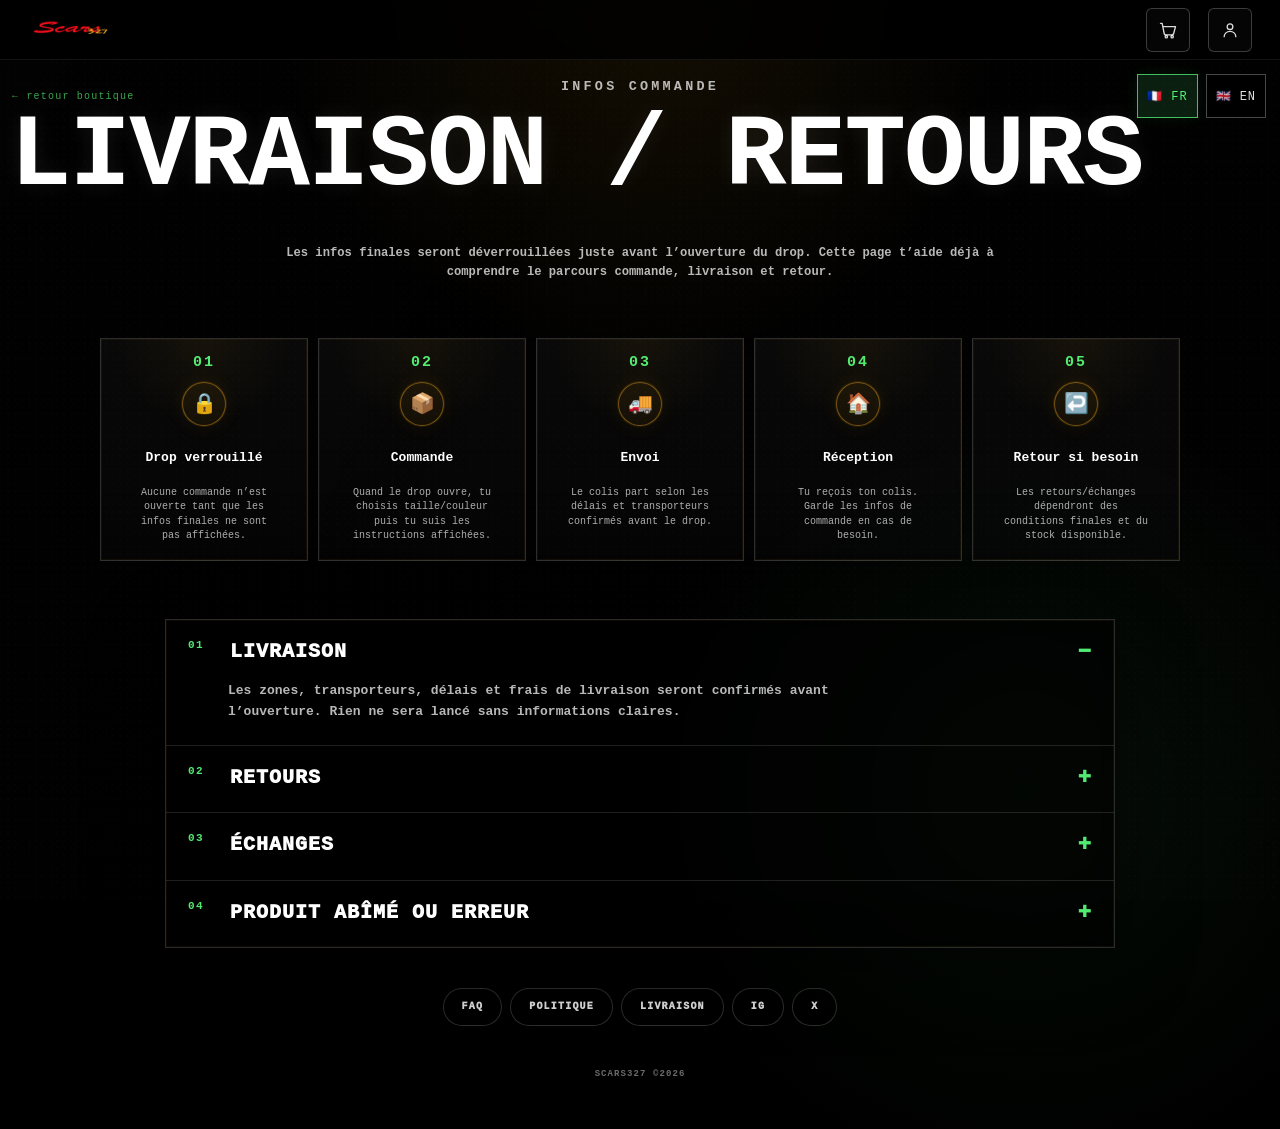
<file: shipping-returns.html>
<!DOCTYPE html>
<html lang="fr">
<head>
  <meta charset="UTF-8" />
  <meta name="viewport" content="width=device-width, initial-scale=1.0, viewport-fit=cover" />
  <title>SCARS327 — Livraison / Retours</title>
  <meta name="description" content="Informations simples sur la livraison, les retours et les échanges SCARS327." />
  <link rel="canonical" href="https://scarsfitseverybody.com/shipping-returns.html" />
  <meta property="og:site_name" content="SCARS327" />
  <meta property="og:title" content="SCARS327 — Livraison / Retours" />
  <meta property="og:description" content="Informations simples sur la livraison, les retours et les échanges SCARS327." />
  <meta property="og:type" content="website" />
  <meta property="og:url" content="https://scarsfitseverybody.com/shipping-returns.html" />
  <meta property="og:image" content="https://scarsfitseverybody.com/assets/scars327-google-preview-v136.png" />
  <meta property="og:image:alt" content="SCARS327 t-shirt" />
  <meta name="twitter:card" content="summary_large_image" />
  <meta name="twitter:title" content="SCARS327 — Livraison / Retours" />
  <meta name="twitter:description" content="Informations simples sur la livraison, les retours et les échanges SCARS327." />
  <meta name="twitter:image" content="https://scarsfitseverybody.com/assets/scars327-google-preview-v136.png" />
  <meta name="theme-color" content="#000000" />
  <meta name="application-name" content="SCARS327" />
  <meta name="apple-mobile-web-app-title" content="SCARS327" />
  <link rel="manifest" href="manifest.webmanifest" />
  <link rel="icon" href="/favicon.ico" sizes="any" />
  <link rel="shortcut icon" href="/favicon.ico" />
  <link rel="icon" type="image/png" sizes="32x32" href="/assets/favicon-32.png" />
  <link rel="icon" type="image/png" sizes="48x48" href="/favicon-48.png" />
  <link rel="icon" type="image/png" sizes="96x96" href="/favicon-96.png" />
  <link rel="icon" type="image/png" sizes="192x192" href="/favicon-192.png" />
  <link rel="apple-touch-icon" href="/apple-touch-icon.png" />
  <script type="application/ld+json">{"@context":"https://schema.org","@graph":[{"@type":"Organization","@id":"https://scarsfitseverybody.com/#organization","name":"SCARS327","alternateName":["SCARS 327","SCARS FITS EVERYBODY"],"url":"https://scarsfitseverybody.com/","logo":{"@type":"ImageObject","url":"https://scarsfitseverybody.com/assets/scars327-google-preview-v136.png","contentUrl":"https://scarsfitseverybody.com/assets/scars327-google-preview-v136.png"},"image":"https://scarsfitseverybody.com/assets/scars327-google-preview-v136.png","sameAs":["https://www.instagram.com/327scars","https://x.com/scaaaaaaaars327"]},{"@type":"WebPage","@id":"https://scarsfitseverybody.com/shipping-returns.html#webpage","url":"https://scarsfitseverybody.com/shipping-returns.html","name":"SCARS327 — Livraison / Retours","description":"Informations simples sur la livraison, les retours et les échanges SCARS327.","inLanguage":["fr-FR","en"]}]}</script>
  <link rel="stylesheet" href="style.css?v=220" />
  <script src="tracking.js?v=183" defer></script>
  <script src="marks.js?v=184" defer></script>
</head>
<body class="policy-body simple-info-body shipping-page-v147 lang-fr has-site-header">
  <header class="site-header" aria-label="SCARS327">
    <a href="index.html?shop=1" class="site-header__logo" aria-label="SCARS327">
      <img src="assets/logo-scars327-neon-detoure.png" alt="SCARS327" decoding="async" loading="eager" width="220" height="60" />
    </a>
    <div class="site-header__actions">
      <button type="button" class="site-header__action" id="headerCartButton" aria-label="Panier / Cart">
        <svg viewBox="0 0 24 24" aria-hidden="true">
          <path d="M3 4h2l2.4 12.2a2 2 0 0 0 2 1.6h7.4a2 2 0 0 0 2-1.6L21 8H6" />
          <circle cx="10" cy="20" r="1.4" />
          <circle cx="17" cy="20" r="1.4" />
        </svg>
      </button>
      <button type="button" class="site-header__action" id="headerAccountButton" aria-label="Compte / Account">
        <svg viewBox="0 0 24 24" aria-hidden="true">
          <circle cx="12" cy="8" r="3.4" />
          <path d="M5 20c0-3.6 3.1-6.4 7-6.4s7 2.8 7 6.4" />
        </svg>
      </button>
    </div>
  </header>
  <div class="site-header__toast" id="headerToast" role="status" aria-live="polite"></div>
  <script>
  (function () {
    const toast = document.getElementById('headerToast');
    let hideTimer = null;
    function showToast(msg) {
      if (!toast) return;
      toast.textContent = msg;
      toast.classList.add('is-visible');
      if (hideTimer) clearTimeout(hideTimer);
      hideTimer = setTimeout(() => toast.classList.remove('is-visible'), 2200);
    }
    const cartBtn = document.getElementById('headerCartButton');
    const accountBtn = document.getElementById('headerAccountButton');
    if (cartBtn) cartBtn.addEventListener('click', () => showToast('PANIER VIDE — DROP LOCKED / EMPTY CART'));
    if (accountBtn) accountBtn.addEventListener('click', () => showToast('COMPTE — ACCÈS BIENTÔT / ACCOUNT SOON'));
  })();
  </script>

  <main class="simple-info-page simple-info-page-v143">
    <a class="story-back" href="index.html?shop=1"><span data-copy-fr>← retour boutique</span><span data-copy-en>← back to shop</span></a>

    <div class="language-switch simple-lang-switch" aria-label="Choisir la langue">
      <button class="lang-button is-active" type="button" data-simple-lang="fr">🇫🇷 FR</button>
      <button class="lang-button" type="button" data-simple-lang="en">🇬🇧 EN</button>
    </div>

    <section class="simple-hero simple-hero-v143 shipping-hero-v143">
      <p class="simple-kicker clean-kicker">
        <span data-copy-fr>INFOS COMMANDE</span>
        <span data-copy-en>ORDER INFO</span>
      </p>
      <div class="shipping-title-split-v148" aria-label="Titre livraison retours">
        <h1 class="shipping-title-fr-v148" data-copy-fr>LIVRAISON / RETOURS</h1>
        <h1 class="shipping-title-en-v148" data-copy-en>SHIPPING / RETURNS</h1>
      </div>
      <p data-copy-fr>Les infos finales seront déverrouillées juste avant l’ouverture du drop. Cette page t’aide déjà à comprendre le parcours commande, livraison et retour.</p>
      <p data-copy-en>Final info will be unlocked right before the drop opens. This page already helps you understand the order, shipping and return process.</p>
    </section>

    <section class="flow-timeline-v143" aria-label="Chronologie commande SCARS327">
      <article class="flow-step-v143">
        <div class="flow-step-num">01</div>
        <div class="flow-step-icon" aria-hidden="true">🔒</div>
        <h2 data-copy-fr>Drop verrouillé</h2>
        <h2 data-copy-en>Drop locked</h2>
        <p data-copy-fr>Aucune commande n’est ouverte tant que les infos finales ne sont pas affichées.</p>
        <p data-copy-en>No order opens until final information is clearly displayed.</p>
      </article>

      <div class="flow-arrow-v143" aria-hidden="true">→</div>

      <article class="flow-step-v143">
        <div class="flow-step-num">02</div>
        <div class="flow-step-icon" aria-hidden="true">📦</div>
        <h2 data-copy-fr>Commande</h2>
        <h2 data-copy-en>Order</h2>
        <p data-copy-fr>Quand le drop ouvre, tu choisis taille/couleur puis tu suis les instructions affichées.</p>
        <p data-copy-en>When the drop opens, you choose size/color and follow the displayed instructions.</p>
      </article>

      <div class="flow-arrow-v143" aria-hidden="true">→</div>

      <article class="flow-step-v143">
        <div class="flow-step-num">03</div>
        <div class="flow-step-icon" aria-hidden="true">🚚</div>
        <h2 data-copy-fr>Envoi</h2>
        <h2 data-copy-en>Shipping</h2>
        <p data-copy-fr>Le colis part selon les délais et transporteurs confirmés avant le drop.</p>
        <p data-copy-en>The parcel ships according to the timing and carrier confirmed before the drop.</p>
      </article>

      <div class="flow-arrow-v143" aria-hidden="true">→</div>

      <article class="flow-step-v143">
        <div class="flow-step-num">04</div>
        <div class="flow-step-icon" aria-hidden="true">🏠</div>
        <h2 data-copy-fr>Réception</h2>
        <h2 data-copy-en>Delivery</h2>
        <p data-copy-fr>Tu reçois ton colis. Garde les infos de commande en cas de besoin.</p>
        <p data-copy-en>You receive your parcel. Keep your order info in case you need help.</p>
      </article>

      <div class="flow-arrow-v143" aria-hidden="true">→</div>

      <article class="flow-step-v143">
        <div class="flow-step-num">05</div>
        <div class="flow-step-icon" aria-hidden="true">↩️</div>
        <h2 data-copy-fr>Retour si besoin</h2>
        <h2 data-copy-en>Return if needed</h2>
        <p data-copy-fr>Les retours/échanges dépendront des conditions finales et du stock disponible.</p>
        <p data-copy-en>Returns/exchanges will depend on final conditions and available stock.</p>
      </article>
    </section>

    <section class="simple-panel simple-panel-v143" aria-label="Livraison et retours">
      <details open>
        <summary><span>01</span><b data-copy-fr>Livraison</b><b data-copy-en>Shipping</b></summary>
        <p data-copy-fr>Les zones, transporteurs, délais et frais de livraison seront confirmés avant l’ouverture. Rien ne sera lancé sans informations claires.</p>
        <p data-copy-en>Shipping zones, carriers, timing and fees will be confirmed before opening. Nothing will launch without clear information.</p>
      </details>

      <details>
        <summary><span>02</span><b data-copy-fr>Retours</b><b data-copy-en>Returns</b></summary>
        <p data-copy-fr>Les conditions de retour seront publiées avant le drop. Elles dépendront du délai de demande, de l’état du produit et des règles affichées au moment de l’achat.</p>
        <p data-copy-en>Return conditions will be published before the drop. They will depend on the request timing, the item condition and the rules shown at purchase.</p>
      </details>

      <details>
        <summary><span>03</span><b data-copy-fr>Échanges</b><b data-copy-en>Exchanges</b></summary>
        <p data-copy-fr>Les échanges dépendront du stock disponible. Si une taille ou une couleur est épuisée, l’échange pourra ne pas être possible.</p>
        <p data-copy-en>Exchanges will depend on available stock. If a size or color is sold out, an exchange may not be possible.</p>
      </details>

      <details>
        <summary><span>04</span><b data-copy-fr>Produit abîmé ou erreur</b><b data-copy-en>Damaged item or mistake</b></summary>
        <p data-copy-fr>Si un produit arrive abîmé ou s’il y a une erreur, contacte SCARS327 rapidement avec des photos et les informations de commande.</p>
        <p data-copy-en>If an item arrives damaged or there is a mistake, contact SCARS327 quickly with photos and order information.</p>
      </details>
    </section>

    <div class="simple-bottom-actions simple-bottom-actions-single info-actions-v168">
      <a href="faq.html">FAQ</a>
      <a href="drop-policy.html"><span data-copy-fr>POLITIQUE</span><span data-copy-en>DROP POLICY</span></a>
      <a href="shipping-returns.html"><span data-copy-fr>LIVRAISON</span><span data-copy-en>SHIPPING</span></a>
      <a href="https://www.instagram.com/327scars?igsh=MW13dHhydmlmdnVoeQ%3D%3D&utm_source=qr" target="_blank" rel="noopener noreferrer">IG</a>
      <a href="https://x.com/scaaaaaaaars327?s=11" target="_blank" rel="noopener noreferrer">X</a>
    </div>

    <footer class="simple-info-footer simple-info-footer-v142">
      <span>SCARS327 ©2026</span>
    </footer>
  </main>
  <script>
    (function () {
      const buttons = document.querySelectorAll('[data-simple-lang]');
      const body = document.body;
      function setLang(lang) {
        const next = lang === 'en' ? 'en' : 'fr';
        body.classList.toggle('lang-en', next === 'en');
        body.classList.toggle('lang-fr', next === 'fr');
        document.documentElement.lang = next;
        buttons.forEach((button) => button.classList.toggle('is-active', button.dataset.simpleLang === next));
        try { localStorage.setItem('scars327-info-lang', next); } catch (e) {}
      }
      buttons.forEach((button) => button.addEventListener('click', () => setLang(button.dataset.simpleLang)));
      let saved = 'fr';
      try { saved = localStorage.getItem('scars327-info-lang') || 'fr'; } catch (e) {}
      setLang(saved);
    })();
  </script>
</body>
</html>
</file>
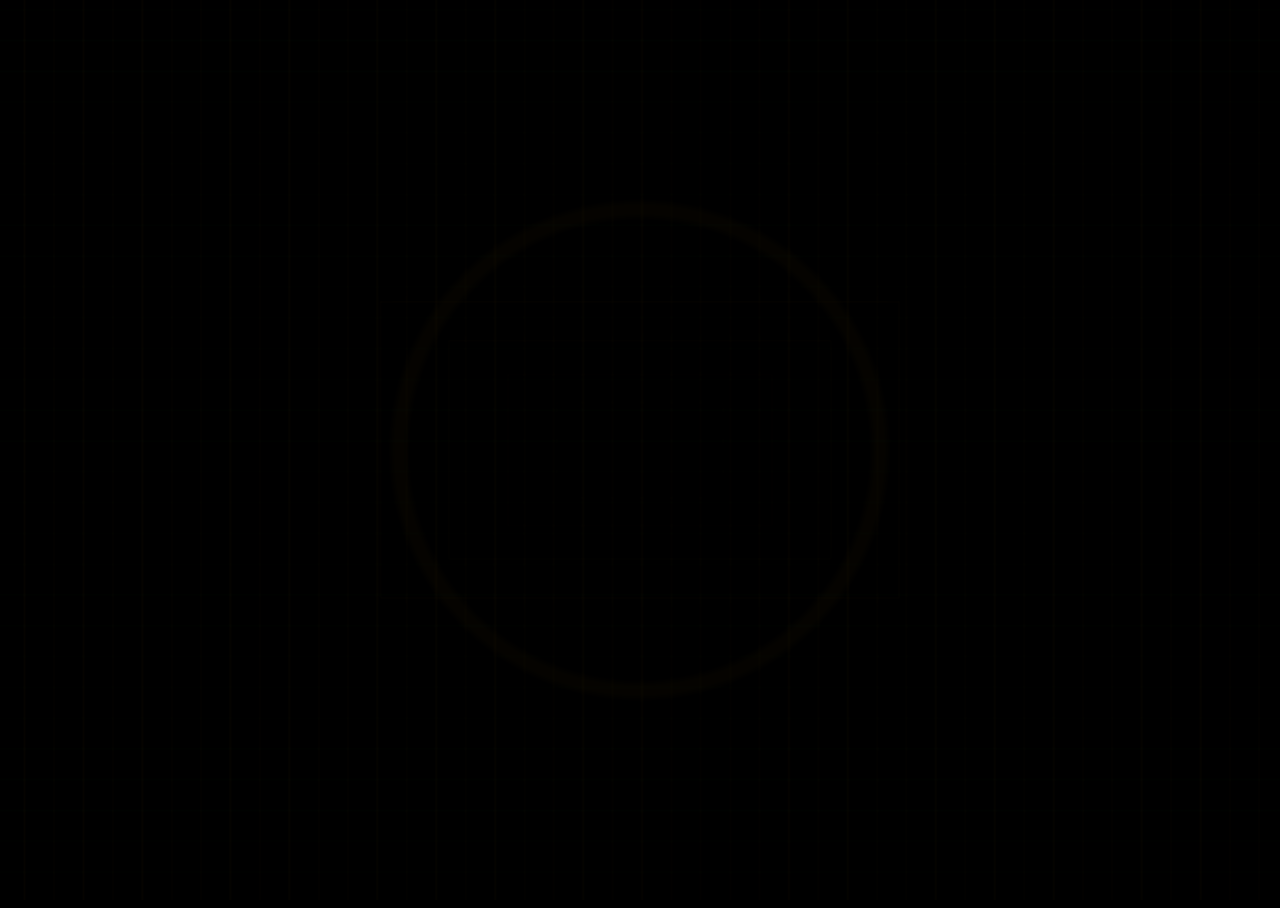
<file: story.html>
<!DOCTYPE html>
<html lang="fr">
<head>
  <meta charset="UTF-8" />
  <meta name="viewport" content="width=device-width, initial-scale=1.0, viewport-fit=cover" />
  <title>SCARS327 — Every Scar Has A Story</title>
  <meta name="description" content="Entre dans l’univers SCARS327, découvre l’histoire du Uncased 327 T-Shirt et choisis ton starter." />

  <link rel="canonical" href="https://scarsfitseverybody.com/story.html" />
  <meta property="og:site_name" content="SCARS327" />
  <meta property="og:title" content="SCARS327 — Every Scar Has A Story" />
  <meta property="og:description" content="Entre dans l’univers SCARS327, découvre l’histoire du Uncased 327 T-Shirt et choisis ton starter." />
  <meta property="og:type" content="website" />
  <meta property="og:url" content="https://scarsfitseverybody.com/story.html" />
  <meta property="og:image" content="https://scarsfitseverybody.com/assets/scars327-google-preview-v136.png" />
  <meta property="og:image:alt" content="SCARS327 t-shirt" />
  <meta name="twitter:card" content="summary_large_image" />
  <meta name="twitter:title" content="SCARS327 — Every Scar Has A Story" />
  <meta name="twitter:description" content="Entre dans l’univers SCARS327, découvre l’histoire du Uncased 327 T-Shirt et choisis ton starter." />
  <meta name="twitter:image" content="https://scarsfitseverybody.com/assets/scars327-google-preview-v136.png" />
  <meta name="theme-color" content="#000000" />
  <meta name="application-name" content="SCARS327" />
  <meta name="apple-mobile-web-app-title" content="SCARS327" />
  <link rel="manifest" href="manifest.webmanifest" />
  <link rel="icon" href="/favicon.ico" sizes="any" />
  <link rel="shortcut icon" href="/favicon.ico" />
  <link rel="icon" type="image/png" sizes="32x32" href="/assets/favicon-32.png" />
  <link rel="icon" type="image/png" sizes="48x48" href="/favicon-48.png" />
  <link rel="icon" type="image/png" sizes="96x96" href="/favicon-96.png" />
  <link rel="icon" type="image/png" sizes="192x192" href="/favicon-192.png" />
  <link rel="apple-touch-icon" href="/apple-touch-icon.png" />
<link rel="preload" as="image" href="assets/mentor-c3h2e7n-v5.png" />

  <link rel="preload" as="image" href="assets/gold-logo-327.png" />
  <link rel="preload" as="image" href="assets/monogram-dark.png" />
  <link rel="preload" as="image" href="assets/black-shirt-front-v55.png" />
  <link rel="preload" as="image" href="assets/black-shirt-back-v55.png" />
  <link rel="preload" as="image" href="assets/white-shirt-front-v55.png" />
  <link rel="preload" as="image" href="assets/pink-shirt-front-v55.png" />
  <link rel="stylesheet" href="style.css?v=220" />
  <script type="application/ld+json">{"@context":"https://schema.org","@graph":[{"@type":"Organization","@id":"https://scarsfitseverybody.com/#organization","name":"SCARS327","alternateName":["SCARS 327","SCARS FITS EVERYBODY"],"url":"https://scarsfitseverybody.com/","logo":{"@type":"ImageObject","url":"https://scarsfitseverybody.com/assets/scars327-google-preview-v136.png","contentUrl":"https://scarsfitseverybody.com/assets/scars327-google-preview-v136.png"},"image":"https://scarsfitseverybody.com/assets/scars327-google-preview-v136.png","sameAs":["https://www.instagram.com/327scars","https://x.com/scaaaaaaaars327"]},{"@type":"WebSite","@id":"https://scarsfitseverybody.com/#website","url":"https://scarsfitseverybody.com/","name":"SCARS327","alternateName":"SCARS 327","description":"Site officiel de SCARS327. PACHAVE PAS ! ig: @SCARS327","publisher":{"@id":"https://scarsfitseverybody.com/#organization"},"inLanguage":"fr-FR"},{"@type":"WebPage","@id":"https://scarsfitseverybody.com/story.html#webpage","url":"https://scarsfitseverybody.com/story.html","name":"SCARS327 — Every Scar Has A Story","description":"Entre dans l’univers SCARS327, découvre l’histoire du Uncased 327 T-Shirt et choisis ton starter.","isPartOf":{"@id":"https://scarsfitseverybody.com/#website"},"about":{"@id":"https://scarsfitseverybody.com/#organization"},"publisher":{"@id":"https://scarsfitseverybody.com/#organization"},"primaryImageOfPage":{"@type":"ImageObject","url":"https://scarsfitseverybody.com/assets/scars327-google-preview-v136.png"},"inLanguage":"fr-FR"},{"@type":"BreadcrumbList","@id":"https://scarsfitseverybody.com/story.html#breadcrumb","itemListElement":[{"@type":"ListItem","position":1,"name":"SCARS327","item":"https://scarsfitseverybody.com/"},{"@type":"ListItem","position":2,"name":"Story","item":"https://scarsfitseverybody.com/story.html"}]}]}</script>
  <script src="tracking.js?v=183" defer></script>
  <script src="marks.js?v=184" defer></script>
</head>
<body class="story-body">
  <main class="story-scene story-is-entering" id="storyScene">
    <div class="story-entry-transition" id="storyEntryTransition" aria-hidden="true">
      <div class="story-entry-tunnel"><span></span><span></span><span></span><span></span></div>
      <div class="story-entry-mark">EVERY SCAR HAS A STORY</div>
    </div>
    <div class="story-route-guide" id="storyRouteGuide">clique pour continuer · choisis ton starter</div>
    <a class="story-back" id="storyBackShop" href="index.html?shop=1#black-shirt">← back to shop</a>

    <div class="language-switch" aria-label="Choisir la langue">
      <button class="lang-button is-active" type="button" data-lang="fr">🇫🇷 FR</button>
      <button class="lang-button" type="button" data-lang="en">🇬🇧 EN</button>
    </div>


    <div class="buy-intro" id="buyIntro" aria-live="polite">
      <div class="buy-intro__panel buy-intro__panel--v64" id="buyIntroPanel" role="button" tabindex="0" aria-label="Continuer vers l'histoire">
        <div class="buy-intro__welcome-screen" id="welcomeScreen">
          <div class="buy-intro__title-stage" aria-hidden="true">
            <div class="buy-intro__pixel-sky"></div>
            <div class="buy-intro__truck-backdrop">
              <div class="buy-intro__truck-frame">
                <div class="buy-intro__truck-door buy-intro__truck-door--left"></div>
                <div class="buy-intro__truck-door buy-intro__truck-door--right"></div>
                <div class="buy-intro__truck-interior-glow"></div>
                <div class="buy-intro__truck-floor"></div>
                <div class="buy-intro__truck-stack buy-intro__truck-stack--left"></div>
                <div class="buy-intro__truck-stack buy-intro__truck-stack--right"></div>
                <div class="buy-intro__truck-crate"></div>
              </div>
            </div>
          </div>
          <div class="buy-intro__title-copy">
            <div class="buy-intro__series" id="welcomeEyebrow" aria-hidden="true"></div>
            <h1 class="buy-intro__emerald-title" id="welcomeTitle"><span class="title-line">L'HISTOIRE DES UNCASED</span><span class="title-line">327 T‑SHIRT</span></h1>
            <div class="buy-intro__prompt buy-intro__prompt--title" id="welcomePrompt">cliquer ou toucher pour continuer</div>
            <div class="buy-intro__copyright" id="welcomeSub">©2026 SCARS 327 Corp.</div>
          </div>
                  <div class="welcome-forced-copy-v180" aria-hidden="true">
            <div class="welcome-forced-prompt-v180">cliquer ou toucher pour continuer</div>
            <div class="welcome-forced-copyright-v180">©2026 SCARS 327 Corp.</div>
          </div>
</div>

        <div class="buy-intro__boarding-screen" id="boardingScreen" hidden>
          <div class="buy-intro__entry-scene" aria-hidden="true">
            <div class="buy-intro__entry-roof"></div>
            <div class="buy-intro__entry-depth"></div>
            <div class="buy-intro__entry-floor"></div>
            <div class="buy-intro__entry-boxes buy-intro__entry-boxes--left"></div>
            <div class="buy-intro__entry-boxes buy-intro__entry-boxes--right"></div>
            <div class="buy-intro__entry-open-door"></div>
            <div class="buy-intro__entry-character buy-intro__entry-character--mentor"></div>
          </div>
          <div class="buy-intro__dialogue buy-intro__dialogue--boarding">
            <div class="buy-intro__speaker" id="boardingSpeaker">MENTOR MINABLE</div>
            <p class="buy-intro__line" id="boardingCopy">la livraison du prochain drop part avant l'aube... on monte avant qu'il reparte.</p>
            <div class="buy-intro__meta">
              <span class="buy-intro__skip" id="boardingSkip">clique pour afficher plus vite</span>
              <span class="buy-intro__prompt" id="boardingPrompt">▼</span>
            </div>
          </div>
        </div>

        <div class="buy-intro__drive-screen" id="driveScreen" hidden>
          <div class="buy-intro__inside-scene" aria-hidden="true">
            <div class="buy-intro__inside-darkness"></div>
            <div class="buy-intro__inside-wall buy-intro__inside-wall--left"></div>
            <div class="buy-intro__inside-wall buy-intro__inside-wall--right"></div>
            <div class="buy-intro__inside-floor"></div>
            <div class="buy-intro__inside-boxes buy-intro__inside-boxes--left"></div>
            <div class="buy-intro__inside-boxes buy-intro__inside-boxes--right"></div>
            <div class="buy-intro__inside-boxes buy-intro__inside-boxes--back"></div>
            <div class="buy-intro__inside-mentor"></div>
                        <div class="buy-intro__inside-flashlight"></div>
            <div class="buy-intro__inside-starters">
              <span class="buy-intro__inside-starter buy-intro__inside-starter--white"></span>
              <span class="buy-intro__inside-starter buy-intro__inside-starter--black"></span>
              <span class="buy-intro__inside-starter buy-intro__inside-starter--pink"></span>
            </div>
          </div>
          <div class="buy-intro__dialogue">
            <div class="buy-intro__speaker" id="introSpeaker">MENTOR MINABLE</div>
            <p class="buy-intro__line" id="introLine">...</p>
            <div class="buy-intro__meta">
              <span class="buy-intro__skip" id="introSkip">clique pour afficher plus vite</span>
              <span class="buy-intro__prompt" id="introPrompt">▼</span>
            </div>
          </div>
        </div>
        <button class="buy-intro__skip-button" id="introSkipButton" type="button">passer</button>
      </div>
    </div>

    <section class="story-game" aria-label="The story of uncased 327 t-shirt">
      <div class="professor-area">
        <div class="professor-sprite" aria-hidden="true"></div>
        <div class="starter-choice-guide" id="starterChoiceGuide">choisis ton starter</div>

        <div class="starter-row" id="starterRow" aria-label="Choisir un starter">
          <a class="starter-card" data-item="white" href="product.html?item=white">
            <div class="capsule" aria-hidden="true"></div>
            <img class="starter-preview" src="assets/white-shirt-front-v55.png" alt="T-shirt blanc Scars327"  decoding="async"  loading="lazy"  width="1400"  height="1320"  srcset="assets/white-shirt-front-v55-mobile-v136.webp 760w" sizes="(max-width: 700px) 92vw, 60vw" />
            <span class="starter-name" data-key="whiteStarter">starter blanc</span><span class="starter-action-label">choisir</span>
          </a>

          <a class="starter-card starter-card-black" data-item="black" href="product.html?item=black">
            <div class="capsule" aria-hidden="true"></div>
            <img class="starter-preview" src="assets/black-shirt-front-v55.png" alt="T-shirt noir Scars327"  decoding="async"  loading="lazy"  width="1400"  height="1320"  srcset="assets/black-shirt-front-v55-mobile-v136.webp 760w" sizes="(max-width: 700px) 92vw, 60vw" />
            <span class="starter-name" data-key="blackStarter">starter noir</span><span class="starter-action-label">choisir</span>
          </a>

          <a class="starter-card" data-item="pink" href="product.html?item=pink">
            <div class="capsule" aria-hidden="true"></div>
            <img class="starter-preview" src="assets/pink-shirt-front-v55.png" alt="T-shirt rose Scars327"  decoding="async"  loading="lazy"  width="1400"  height="1320"  srcset="assets/pink-shirt-front-v55-mobile-v136.webp 760w" sizes="(max-width: 700px) 92vw, 60vw" />
            <span class="starter-name" data-key="pinkStarter">starter rose</span><span class="starter-action-label">choisir</span>
          </a>
        </div>
      </div>

      <div class="dialogue-box" id="dialogueBox" role="button" tabindex="0">
        <span class="dialogue-name" id="professorName">Mentor Minable</span>
        <p class="dialogue-text" id="dialogueText"></p>
        <span class="dialogue-skip" id="dialogueSkip">cliquer pour afficher plus vite</span>
        <span class="dialogue-hint">▼</span>
      </div>
    </section>
  </main>

  <script>
    const storyScene = document.getElementById("storyScene");
    const starterRow = document.getElementById("starterRow");
    const dialogueBox = document.getElementById("dialogueBox");
    const dialogueText = document.getElementById("dialogueText");
    const professorName = document.getElementById("professorName");
    const dialogueSkip = document.getElementById("dialogueSkip");
    const backShopEl = document.getElementById("storyBackShop");
    const langButtons = document.querySelectorAll(".lang-button");
    const starterNames = document.querySelectorAll(".starter-name");
    const starterChoiceGuide = document.getElementById("starterChoiceGuide");
    const storyRouteGuide = document.getElementById("storyRouteGuide");
    const starterActionLabels = document.querySelectorAll(".starter-action-label");
    const starterCards = document.querySelectorAll(".starter-card");

    const buyIntro = document.getElementById("buyIntro");
    const buyIntroPanel = document.getElementById("buyIntroPanel");
    const welcomeScreen = document.getElementById("welcomeScreen");
    const boardingScreen = document.getElementById("boardingScreen");
    const driveScreen = document.getElementById("driveScreen");
    const welcomeEyebrow = document.getElementById("welcomeEyebrow");
    const welcomeTitle = document.getElementById("welcomeTitle");
    const welcomeSub = document.getElementById("welcomeSub");
    const welcomePrompt = document.getElementById("welcomePrompt");
    const boardingCopy = document.getElementById("boardingCopy");
    const boardingSpeaker = document.getElementById("boardingSpeaker");
    const boardingSkip = document.getElementById("boardingSkip");
    const boardingPrompt = document.getElementById("boardingPrompt");
    const introSkipButton = document.getElementById("introSkipButton");
    const introSpeaker = document.getElementById("introSpeaker");
    const introLine = document.getElementById("introLine");
    const introSkip = document.getElementById("introSkip");
    const introPrompt = document.getElementById("introPrompt");

    const params = new URLSearchParams(window.location.search);
    const forceChoice = params.get("phase") === "choice";

    const copy = {
      fr: {
        professor: "Mentor Minable",
        speed: "cliquer pour afficher plus vite",
        backShop: "← retour à la boutique",
        routeGuide: "clique pour continuer · choisis ton starter",
        starterChoiceGuide: "choisis ton starter",
        starterAction: "choisir",
        starters: {
          whiteStarter: "starter blanc",
          blackStarter: "starter noir",
          pinkStarter: "starter rose"
        },
        lines: [
          "Starter blanc : clarté. Une pièce nette, frontale, qui révèle sans se cacher.",
          "Starter noir : profondeur. Plus silencieux, plus dense, il garde ce qui construit.",
          "Starter rose : audace. Il transforme la cicatrice en signature.",
          "Chaque pièce porte une part de soi. Comme une cicatrice, elle nous définit.",
          "Maintenant, choisis ton starter. Celui qui raconte le mieux qui tu es."
        ],
        welcome: {
          eyebrow: "",
          title: "<span class=\"title-line\">L'HISTOIRE DES UNCASED</span><span class=\"title-line\">327 T‑SHIRT</span>",
          sub: "©2026 SCARS 327 Corp.",
          prompt: "cliquer ou toucher pour continuer",
          boarding: "la livraison du prochain drop part avant l'aube... on monte avant qu'il reparte."
        },
        intro: {
          speaker: "MENTOR MINABLE",
          skip: "clique pour afficher plus vite",
          prompt: "▼",
          skipCinematic: "passer la cinématique",
          lines: [
            "Le drop Uncased 327 quitte l'entrepôt avant l'aube. Si on veut retrouver les premières pièces, c'est maintenant.",
            "Chut... on se faufile dans le camion avant qu'il reparte.",
            "Attends... j'allume ma petite lampe. Regarde bien.",
            "Voilà les starters Uncased 327 T-shirt. Choisis celui qui t'appelle vraiment."
          ]
        }
      },
      en: {
        professor: "Lousy Mentor",
        speed: "click to reveal faster",
        backShop: "← back to shop",
        routeGuide: "click to continue · choose your starter",
        starterChoiceGuide: "choose your starter",
        starterAction: "choose",
        starters: {
          whiteStarter: "white starter",
          blackStarter: "black starter",
          pinkStarter: "pink starter"
        },
        lines: [
          "White starter: clarity. A clean, direct piece that reveals itself.",
          "Black starter: depth. Quieter and denser, it keeps what builds you.",
          "Pink starter: boldness. It turns the scar into a signature.",
          "Each piece carries a part of the self. Like a scar, it defines us.",
          "Now choose your starter. The one that tells your story best."
        ],
        welcome: {
          eyebrow: "",
          title: "<span class=\"title-line\">THE STORY OF THE</span><span class=\"title-line\">UNCASED 327 T‑SHIRT</span>",
          sub: "©2026 SCARS 327 Corp.",
          prompt: "click or touch to continue",
          boarding: "the next drop leaves before dawn... we climb in before it pulls away."
        },
        intro: {
          speaker: "LOUSY MENTOR",
          skip: "click to reveal faster",
          prompt: "▼",
          skipCinematic: "skip cinematic",
          lines: [
            "The Uncased 327 drop leaves the warehouse before dawn. If we want the first pieces, this is the moment.",
            "Quiet now... we're slipping into the truck before it pulls away.",
            "Wait... I'm turning on my little flashlight. Look closely.",
            "Here are the Uncased 327 T-Shirt starters. Choose the one that truly calls to you."
          ]
        }
      }
    };

    let lang = params.get("lang") || localStorage.getItem("scars327_lang") || "fr";
    let lineIndex = 0;
    let typing = false;
    let typeTimer = null;
    let currentLine = "";
    let audioCtx = null;
    let introTyping = false;
    let introTimer = null;
    let introCurrentLine = "";
    let introIndex = 0;
    let introState = forceChoice ? "choice" : "welcome";
    let isBoarding = false;

    function ensureAudio() {
      if (!audioCtx) {
        const Ctx = window.AudioContext || window.webkitAudioContext;
        if (Ctx) audioCtx = new Ctx();
      }
      if (audioCtx && audioCtx.state === "suspended") audioCtx.resume();
    }

    function tone(freq, start, duration, type = "square", volume = 0.044) {
      ensureAudio();
      if (!audioCtx) return;
      const osc = audioCtx.createOscillator();
      const gain = audioCtx.createGain();
      osc.type = type;
      osc.frequency.setValueAtTime(freq, audioCtx.currentTime + start);
      gain.gain.setValueAtTime(0.0001, audioCtx.currentTime + start);
      gain.gain.exponentialRampToValueAtTime(volume, audioCtx.currentTime + start + 0.014);
      gain.gain.exponentialRampToValueAtTime(0.0001, audioCtx.currentTime + start + duration);
      osc.connect(gain);
      gain.connect(audioCtx.destination);
      osc.start(audioCtx.currentTime + start);
      osc.stop(audioCtx.currentTime + start + duration + 0.02);
    }

    function clickBlip() {
      tone(760, 0, 0.055, "triangle", 0.034);
      tone(520, 0.045, 0.06, "sine", 0.024);
    }

    function simsTalk() {
      ensureAudio();
      if (!audioCtx) return;
      for (let i = 0; i < 4; i += 1) {
        const freq = 310 + Math.random() * 260;
        tone(freq, i * 0.05, 0.055, i % 2 ? "triangle" : "square", 0.026);
      }
    }

    function starterOpenSound() {
      tone(530, 0, 0.08, "square", 0.032);
      tone(850, 0.08, 0.09, "square", 0.028);
      tone(1280, 0.18, 0.15, "triangle", 0.032);
      tone(220, 0.32, 0.26, "sine", 0.026);
    }

    function truckStartSound() {
      tone(120, 0.00, 0.22, "sawtooth", 0.017);
      tone(155, 0.20, 0.24, "square", 0.017);
      tone(190, 0.38, 0.15, "triangle", 0.014);
    }

    function boardingSound() {
      tone(170, 0, 0.12, "sawtooth", 0.01);
      tone(260, 0.12, 0.08, "square", 0.020);
      tone(390, 0.24, 0.07, "triangle", 0.017);
    }

    function setWelcomeCopy() {
      const t = copy[lang].welcome;
      welcomeEyebrow.textContent = t.eyebrow;
      welcomeTitle.innerHTML = t.title;
      welcomeSub.textContent = t.sub;
      welcomePrompt.textContent = t.prompt;
      boardingCopy.textContent = t.boarding;
    }

    function setIntroCopy() {
      introSpeaker.textContent = copy[lang].intro.speaker;
      introSkip.textContent = copy[lang].intro.skip;
      introPrompt.textContent = copy[lang].intro.prompt;
      boardingSpeaker.textContent = copy[lang].intro.speaker;
      boardingSkip.textContent = copy[lang].intro.skip;
      boardingPrompt.textContent = copy[lang].intro.prompt;
      introSkipButton.textContent = copy[lang].intro.skipCinematic;
    }

    function updateStaticCopy() {
      professorName.textContent = copy[lang].professor;
      dialogueSkip.textContent = copy[lang].speed;
      backShopEl.textContent = copy[lang].backShop;
      const backItem = ["white", "black", "pink"].includes(params.get("item"))
        ? params.get("item")
        : "black";
      backShopEl.href = `index.html?shop=1#${backItem}-shirt`;
      if (starterChoiceGuide) starterChoiceGuide.textContent = copy[lang].starterChoiceGuide;
      if (storyRouteGuide) storyRouteGuide.textContent = copy[lang].routeGuide;
      starterActionLabels.forEach((item) => { item.textContent = copy[lang].starterAction; });
      starterNames.forEach((item) => {
        item.textContent = copy[lang].starters[item.dataset.key];
      });
      starterCards.forEach((card) => {
        const item = card.dataset.item;
        card.href = `product.html?item=${item}&lang=${lang}`;
      });
      langButtons.forEach((button) => {
        button.classList.toggle("is-active", button.dataset.lang === lang);
      });
      setWelcomeCopy();
      setIntroCopy();
    }

    function showOnly(target) {
      [welcomeScreen, boardingScreen, driveScreen].forEach((el) => {
        el.hidden = el !== target;
      });
    }

    function startWelcome() {
      introState = "welcome";
      buyIntro.hidden = false;
      buyIntro.classList.remove("is-leaving");
      buyIntro.dataset.state = "welcome";
      showOnly(welcomeScreen);
    }

    function startBoarding() {
      introState = "boarding";
      buyIntro.dataset.state = "boarding";
      showOnly(boardingScreen);
      boardingSound();
      isBoarding = false;
    }

    function typeIntroLine(text) {
      if (introTimer) window.clearInterval(introTimer);
      introCurrentLine = text;
      introTyping = true;
      introLine.textContent = "";
      introPrompt.style.opacity = 0;
      simsTalk();
      let i = 0;
      introTimer = window.setInterval(() => {
        introLine.textContent += text[i] || "";
        i += 1;
        if (i > text.length) {
          window.clearInterval(introTimer);
          introTyping = false;
          if (introIndex >= copy[lang].intro.lines.length - 1) introPrompt.style.opacity = 1;
        }
      }, 22);
    }

    function finishIntroTyping() {
      if (!introTyping) return false;
      if (introTimer) window.clearInterval(introTimer);
      introLine.textContent = introCurrentLine;
      introTyping = false;
      if (introIndex >= copy[lang].intro.lines.length - 1) introPrompt.style.opacity = 1;
      return true;
    }


    function updateDriveLighting() {
      const lit = introIndex >= 2;
      const showStarters = introIndex >= 3;
      driveScreen.classList.toggle("is-dark", !lit);
      driveScreen.classList.toggle("is-lit", lit);
      driveScreen.classList.toggle("show-starters", showStarters);
      if (showStarters && driveScreen.dataset.startersShown !== "1") {
        driveScreen.dataset.startersShown = "1";
        starterOpenSound();
      }
      if (!showStarters) {
        driveScreen.dataset.startersShown = "0";
      }
    }

    function startDrive() {
      introState = "drive";
      buyIntro.dataset.state = "drive";
      showOnly(driveScreen);
      introIndex = 0;
      introPrompt.style.opacity = 0;
      driveScreen.dataset.startersShown = "0";
      updateDriveLighting();
      truckStartSound();
      typeIntroLine(copy[lang].intro.lines[introIndex]);
    }

    function advanceDrive() {
      clickBlip();
      if (finishIntroTyping()) return;
      if (introIndex < copy[lang].intro.lines.length - 1) {
        introIndex += 1;
        updateDriveLighting();
        typeIntroLine(copy[lang].intro.lines[introIndex]);
      } else {
        dismissIntro();
      }
    }

    function typeLine(text) {
      if (typeTimer) window.clearInterval(typeTimer);
      currentLine = text;
      typing = true;
      dialogueText.textContent = "";
      simsTalk();
      let i = 0;
      typeTimer = window.setInterval(() => {
        dialogueText.textContent += text[i] || "";
        i += 1;
        if (i > text.length) {
          window.clearInterval(typeTimer);
          typing = false;
        }
      }, 20);
    }

    function finishTyping() {
      if (!typing) return false;
      if (typeTimer) window.clearInterval(typeTimer);
      dialogueText.textContent = currentLine;
      typing = false;
      return true;
    }

    function showChoiceImmediate() {
      introState = "choice";
      buyIntro.hidden = true;
      storyScene.classList.add("is-choice");
      storyScene.classList.remove("choice-opening");
      lineIndex = copy[lang].lines.length - 1;
      currentLine = copy[lang].lines[lineIndex];
      dialogueText.textContent = currentLine;
      typing = false;
    }

    function showChoiceSequence() {
      storyScene.classList.add("choice-opening");
      window.setTimeout(() => {
        storyScene.classList.add("is-choice");
      }, 200);
      window.setTimeout(() => {
        storyScene.classList.remove("choice-opening");
      }, 1200);
      lineIndex = 0;
      typeLine(copy[lang].lines[lineIndex]);
    }

    function nextLine() {
      clickBlip();
      if (finishTyping()) return;
      if (lineIndex < copy[lang].lines.length - 1) {
        lineIndex += 1;
        typeLine(copy[lang].lines[lineIndex]);
      }
    }

    function dismissIntro() {
      buyIntro.classList.add("is-leaving");
      window.setTimeout(() => {
        introState = "choice";
        buyIntro.hidden = true;
        showChoiceSequence();
      }, 320);
    }

    function openStarter(card) {
      starterOpenSound();
      storyScene.classList.add("starter-opening");
      card.classList.add("is-opening");
      const chosenItem = card.dataset.item;
      if (window.SCARS327Marks && chosenItem) {
        window.SCARS327Marks.unlock("starter-" + chosenItem, { defer: true });
      }
      const href = card.href;
      window.setTimeout(() => {
        window.location.href = href;
      }, 1180);
    }

    function handleIntroAdvance() {
      ensureAudio();
      if (introState === "welcome") {
        clickBlip();
        startBoarding();
        return;
      }
      if (introState === "boarding") {
        clickBlip();
        startDrive();
        return;
      }
      if (introState === "drive") {
        advanceDrive();
      }
    }

    function applyLang(nextLang) {
      lang = nextLang;
      localStorage.setItem("scars327_lang", lang);
      updateStaticCopy();
      if (forceChoice) {
        buyIntro.hidden = true;
        showChoiceImmediate();
        return;
      }
      if (introState === "welcome") {
        startWelcome();
      } else if (introState === "boarding") {
        showOnly(boardingScreen);
      } else if (introState === "drive") {
        updateDriveLighting();
        if (introTyping) {
          typeIntroLine(copy[lang].intro.lines[introIndex]);
        } else {
          introLine.textContent = copy[lang].intro.lines[introIndex] || "";
        }
      } else {
        showChoiceImmediate();
      }
    }

    langButtons.forEach((button) => {
      button.addEventListener("click", () => applyLang(button.dataset.lang));
    });

    starterCards.forEach((card) => {
      card.addEventListener("click", (event) => {
        event.preventDefault();
        openStarter(card);
      });
    });


    function setTouchHoverCard(nextCard) {
      starterRow.classList.toggle('has-touch-hover', !!nextCard);
      starterCards.forEach((card) => {
        card.classList.toggle('is-touch-hover', card === nextCard);
      });
    }

    function findNearestStarterCard(clientX) {
      let bestCard = null;
      let bestDistance = Infinity;
      starterCards.forEach((card) => {
        const rect = card.getBoundingClientRect();
        const centerX = rect.left + rect.width / 2;
        const distance = Math.abs(clientX - centerX);
        if (distance < bestDistance) {
          bestDistance = distance;
          bestCard = card;
        }
      });
      return bestCard;
    }

    if (window.matchMedia('(max-width: 700px)').matches) {
      let touchHoverClearTimer = null;

      const applyTouchHover = (clientX) => {
        if (touchHoverClearTimer) {
          window.clearTimeout(touchHoverClearTimer);
          touchHoverClearTimer = null;
        }
        setTouchHoverCard(findNearestStarterCard(clientX));
      };

      starterRow.addEventListener('touchstart', (event) => {
        const touch = event.touches[0];
        if (!touch) return;
        applyTouchHover(touch.clientX);
      }, { passive: true });

      starterRow.addEventListener('touchmove', (event) => {
        const touch = event.touches[0];
        if (!touch) return;
        applyTouchHover(touch.clientX);
      }, { passive: true });

      const clearTouchHover = () => {
        touchHoverClearTimer = window.setTimeout(() => setTouchHoverCard(null), 160);
      };

      starterRow.addEventListener('touchend', clearTouchHover, { passive: true });
      starterRow.addEventListener('touchcancel', clearTouchHover, { passive: true });
    }

    dialogueBox.addEventListener("click", nextLine);
    dialogueBox.addEventListener("keydown", (event) => {
      if (event.key === "Enter" || event.key === " ") {
        event.preventDefault();
        nextLine();
      }
    });

    buyIntroPanel.addEventListener("click", handleIntroAdvance);
    buyIntroPanel.addEventListener("keydown", (event) => {
      if (event.key === "Enter" || event.key === " ") {
        event.preventDefault();
        handleIntroAdvance();
      }
    });

    introSkipButton.addEventListener("click", (event) => {
      event.stopPropagation();
      clickBlip();
      showChoiceImmediate();
    });

    applyLang(lang);
  </script>
<script>
/* v101 — polished guide/helpers behavior */
(function () {
  const body = document.body;
  const guide = document.querySelector('.site-guide');

  function hideGuide() {
    sessionStorage.setItem('scars327_scrollGuideDismissed', '1');
    body.classList.add('site-guide-dismissed');
    body.classList.remove('site-guide-countdown');
    if (guide) guide.classList.add('is-hidden');
  }

  if (sessionStorage.getItem('scars327_scrollGuideDismissed') === '1') {
    body.classList.add('site-guide-dismissed');
    if (guide) guide.classList.add('is-hidden');
  } else if (guide) {
    let armed = false;
    const baseY = window.scrollY || document.documentElement.scrollTop || 0;
    const onRealScroll = () => {
      const currentY = window.scrollY || document.documentElement.scrollTop || 0;
      if (armed || Math.abs(currentY - baseY) < 8) return;
      armed = true;
      body.classList.add('site-guide-countdown');
      setTimeout(hideGuide, 5000);
      window.removeEventListener('scroll', onRealScroll);
    };
    window.addEventListener('scroll', onRealScroll, { passive: true });
  }

  const markFlipUsed = () => body.classList.add('has-flipped-shirt');
  document.querySelectorAll('.product-card').forEach((card) => {
    card.addEventListener('click', markFlipUsed, { passive: true });
    card.addEventListener('touchstart', markFlipUsed, { passive: true });
  });

  const markViewerUsed = () => body.classList.add('has-used-viewer');
  const viewer = document.getElementById('shirtViewer');
  if (viewer) {
    ['pointerdown', 'touchstart', 'mousedown'].forEach((eventName) => {
      viewer.addEventListener(eventName, markViewerUsed, { passive: true });
    });
  }
  document.querySelectorAll('.viewer-mode-button').forEach((button) => {
    button.addEventListener('click', markViewerUsed, { passive: true });
  });
})();
</script>

<script>
(function(){
  const scene = document.getElementById('storyScene');
  const entry = document.getElementById('storyEntryTransition');
  if(!scene || !entry) return;

  const params = new URLSearchParams(window.location.search);
  if (params.get('phase') === 'choice') {
    scene.classList.remove('story-is-entering');
    entry.remove();
    return;
  }

  window.setTimeout(function(){
    scene.classList.remove('story-is-entering');
    entry.classList.add('is-done');
    window.setTimeout(function(){ entry.remove(); }, 560);
  }, 1300);
})();
</script>

</body>
</html>
</file>
